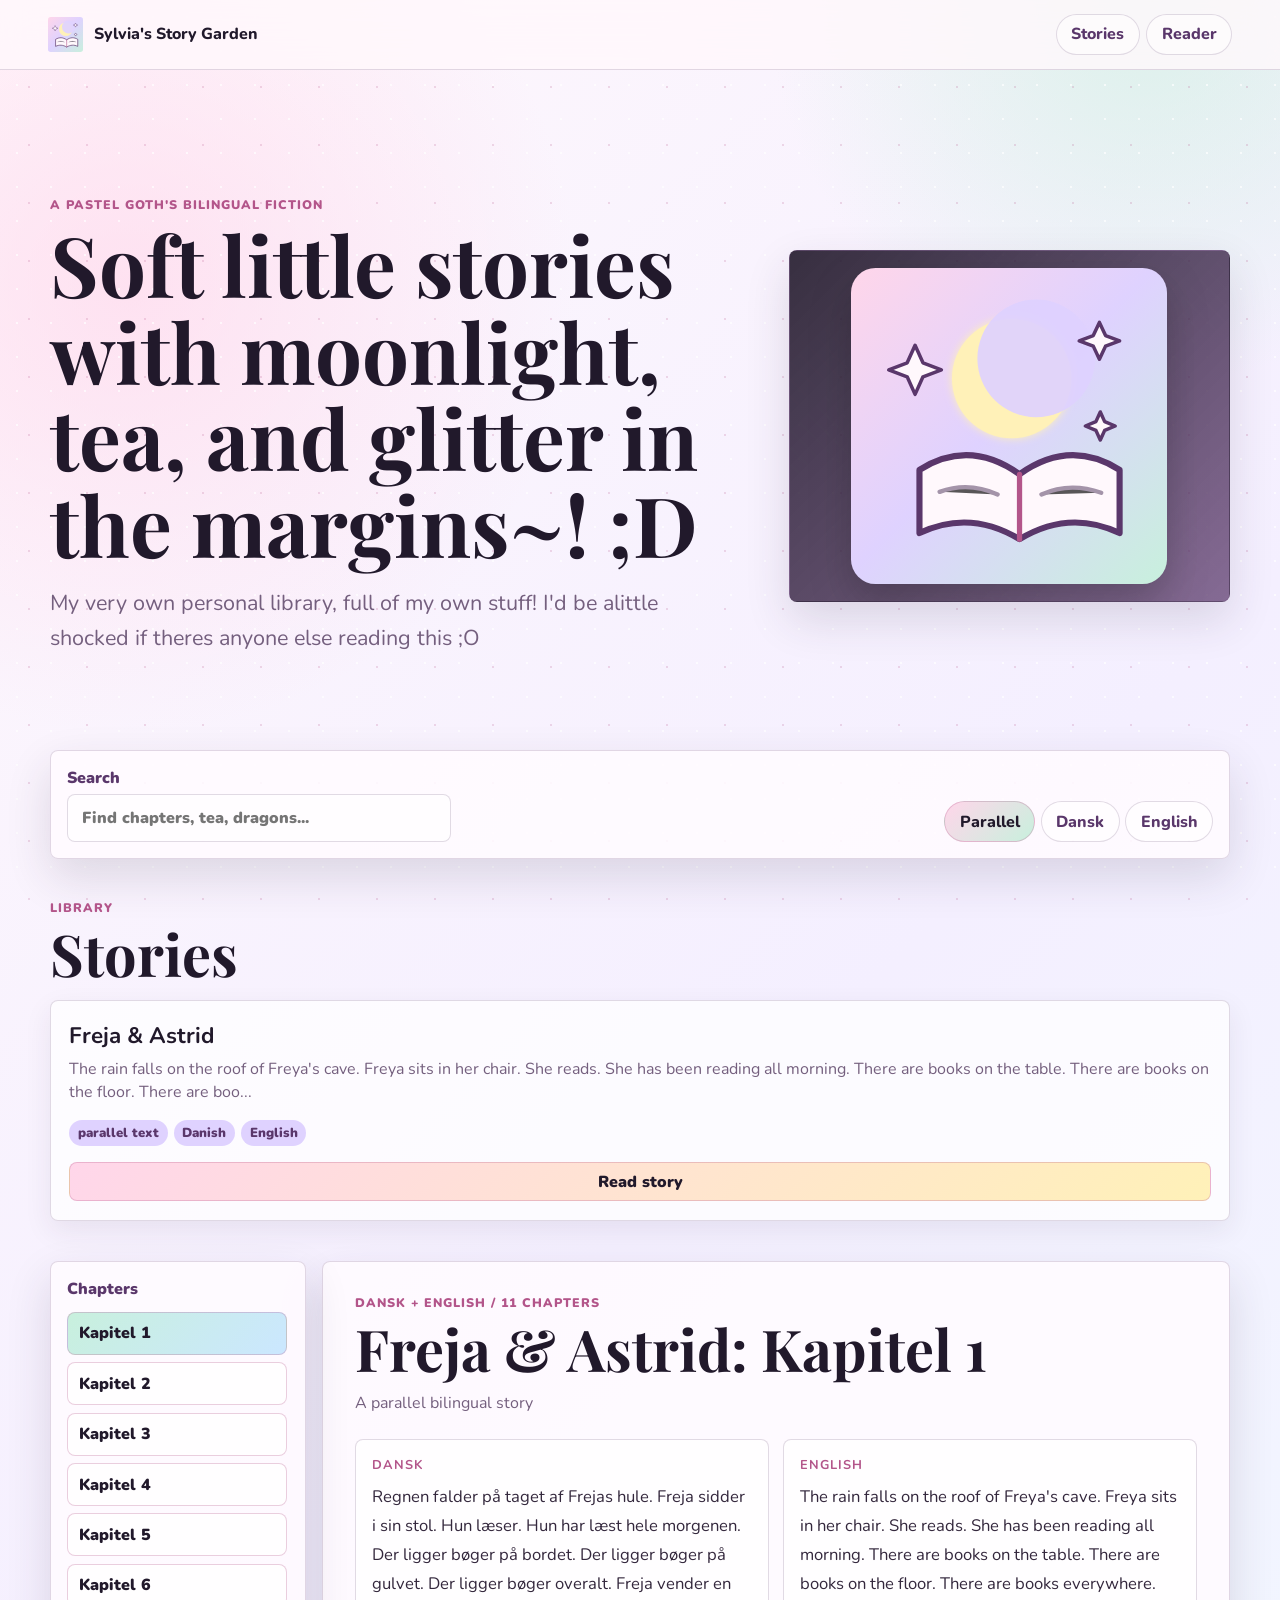
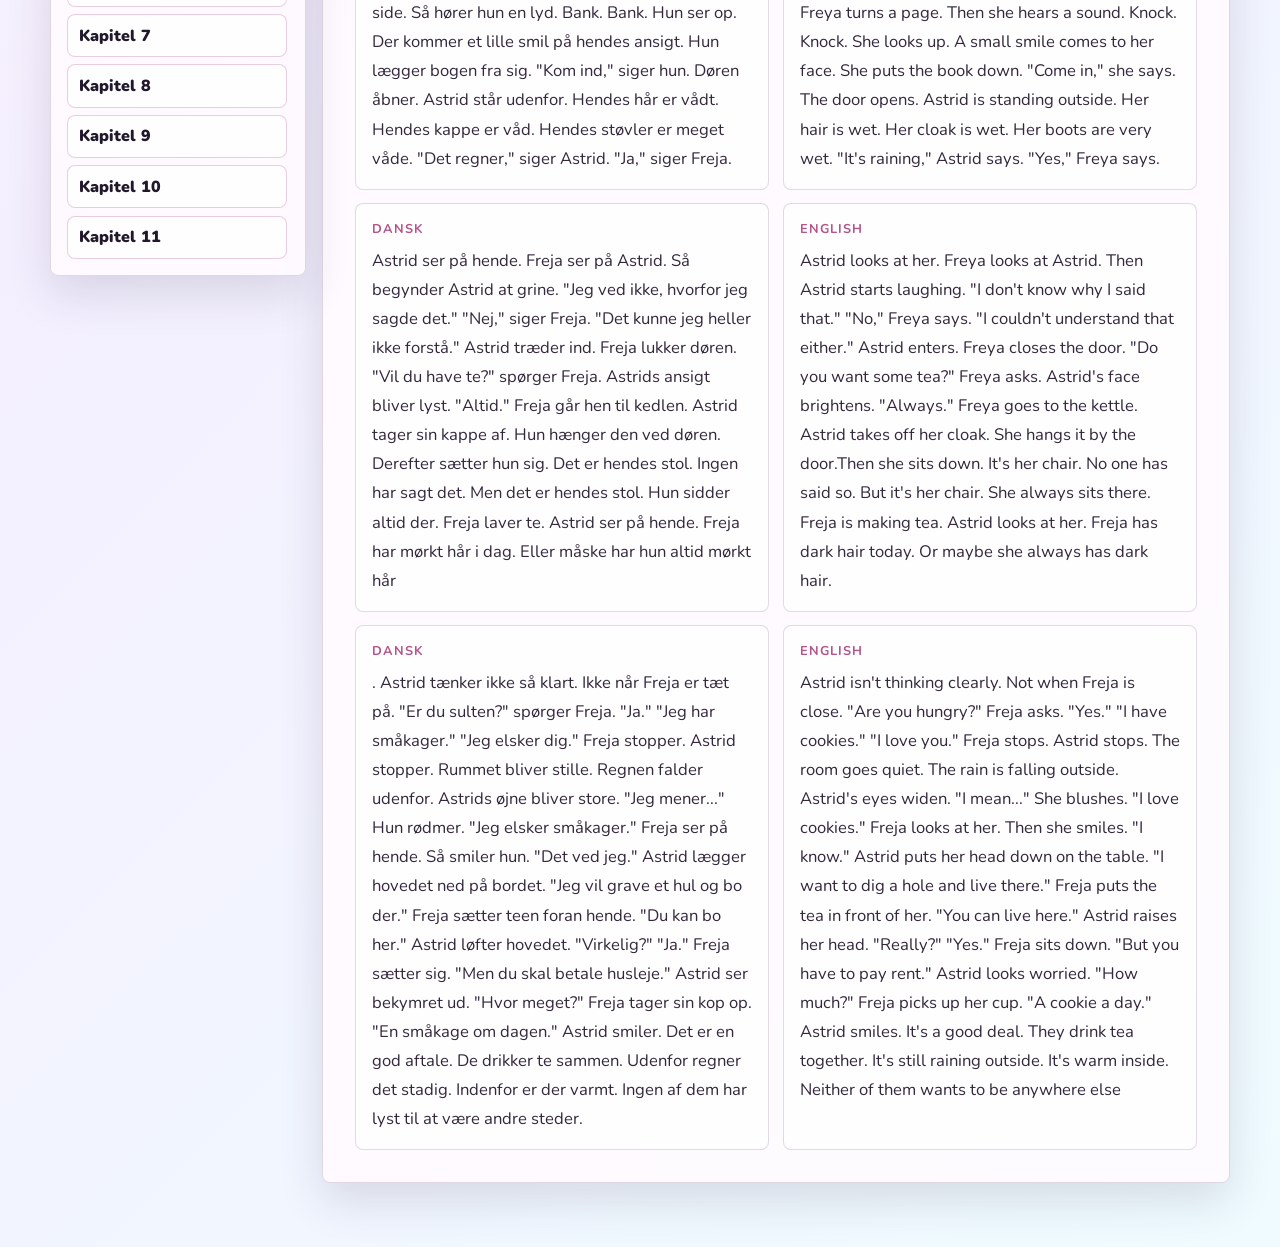
<file: index.html>
<!doctype html>
<html lang="en">
<head>
  <meta charset="utf-8">
  <meta name="viewport" content="width=device-width, initial-scale=1">
  <title>Sylvia's Story Garden</title>
  <link rel="icon" type="image/x-icon" href="/images/favicon.ico">
  <link rel="preconnect" href="https://fonts.googleapis.com">
  <link rel="preconnect" href="https://fonts.gstatic.com" crossorigin>
  <link href="https://fonts.googleapis.com/css2?family=Nunito:wght@400;600;700;800&family=Playfair+Display:wght@700&display=swap" rel="stylesheet">
  <link rel="stylesheet" href="styles.css?v=20260618">
</head>
<body>
  <div class="sparkle-field" aria-hidden="true"></div>
  <header class="site-header">
    <a class="brand" href="#top" aria-label="Sylvia's Story Garden home">
      <img src="assets/moon-book.svg" alt="" class="brand-mark">
      <span>Sylvia's Story Garden</span>
    </a>
    <nav class="top-nav" aria-label="Primary navigation">
      <a href="#library">Stories</a>
      <a href="#reader">Reader</a>
      
    </nav>
  </header>

  <main id="top">
    <section class="intro" aria-labelledby="intro-title">
      <div class="intro-copy">
        <p class="kicker">A pastel goth's bilingual fiction</p>
        <h1 id="intro-title">Soft little stories with moonlight, tea, and glitter in the margins~! ;D</h1>
        <p class="intro-text">My very own personal library, full of my own stuff! I'd be alittle shocked if theres anyone else reading this ;O </p>
      </div>
      <div class="intro-art" aria-hidden="true">
        <img src="assets/moon-book.svg" alt="">
      </div>
    </section>

    <section class="toolbar" aria-label="Story controls">
      <label class="search-box">
        <span>Search</span>
        <input id="storySearch" type="search" placeholder="Find chapters, tea, dragons...">
      </label>
      <div class="segmented" role="group" aria-label="Reader view">
        <button class="active" type="button" data-view="parallel">Parallel</button>
        <button type="button" data-view="left">Dansk</button>
        <button type="button" data-view="right">English</button>
      </div>
    </section>

    <section id="library" class="library-section" aria-labelledby="library-title">
      <div class="section-heading">
        <p class="kicker">library</p>
        <h2 id="library-title">Stories</h2>
      </div>
      <div id="storyList" class="story-list" aria-live="polite"></div>
    </section>

    <section id="reader" class="reader-section" aria-labelledby="readerTitle">
      <aside class="chapter-rail" aria-label="Chapters">
        <div class="rail-title">Chapters</div>
        <div id="chapterList" class="chapter-list"></div>
      </aside>
      <article class="reader" aria-live="polite">
        <div class="reader-head">
          <p id="readerMeta" class="kicker"></p>
          <h2 id="readerTitle">Choose a story</h2>
          <p id="readerSummary"></p>
        </div>
        <div id="passages" class="passages"></div>
      </article>
    </section>

    
  </main>

  <script src="stories-data.js?v=20260618-2"></script>
  <script src="app.js"></script>
</body>
</html>
</file>
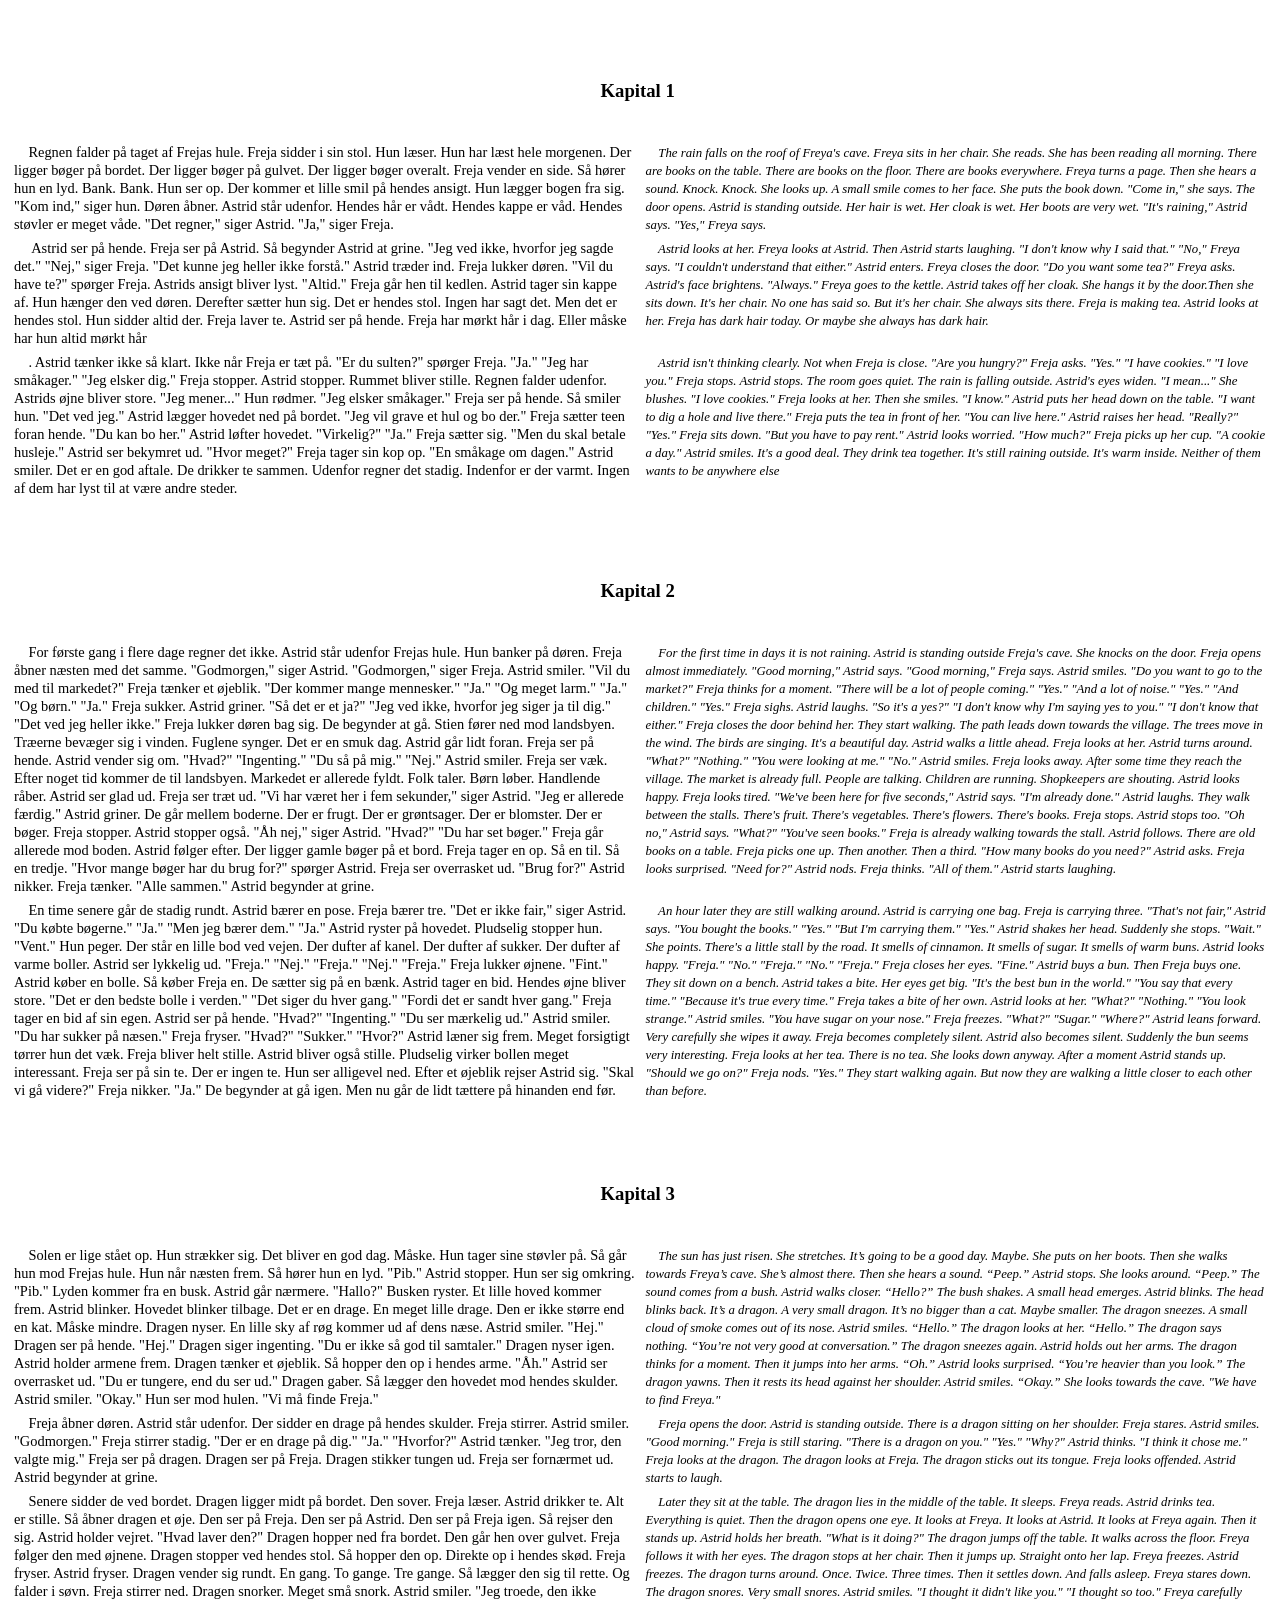
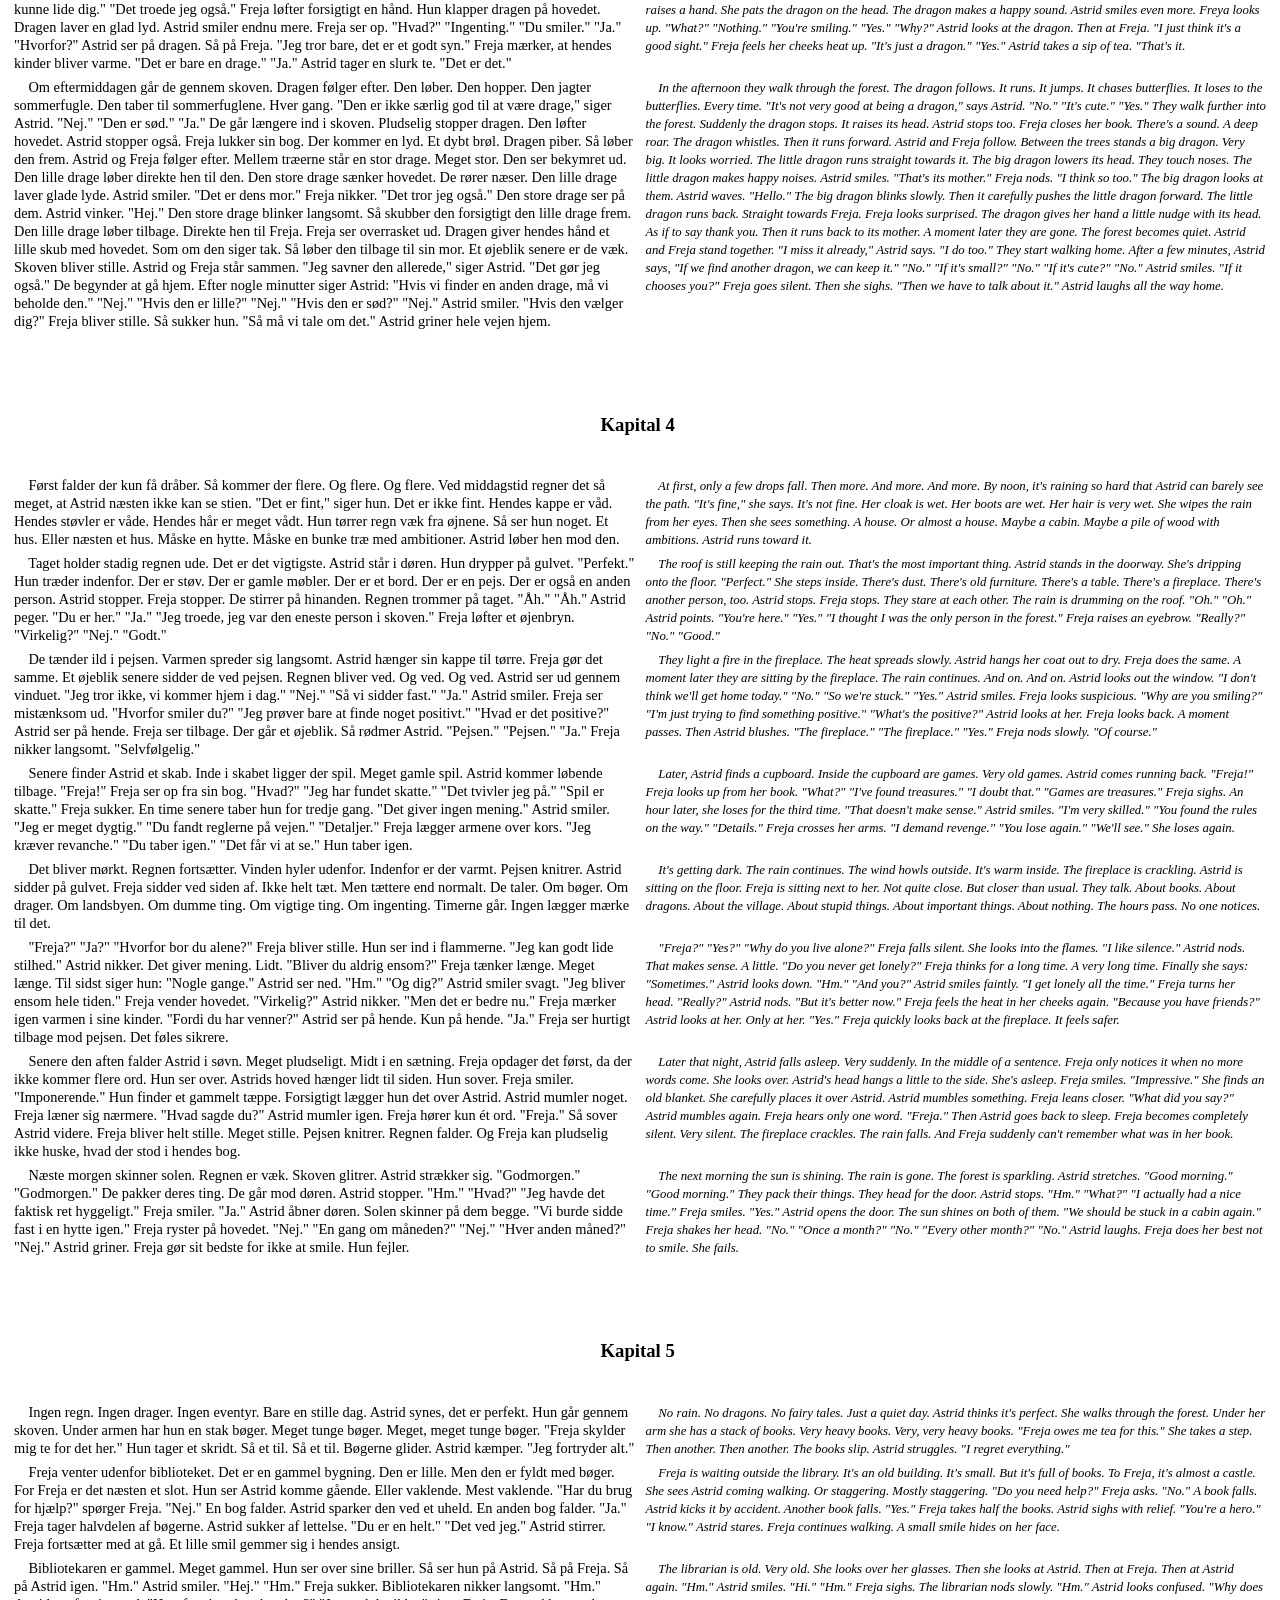
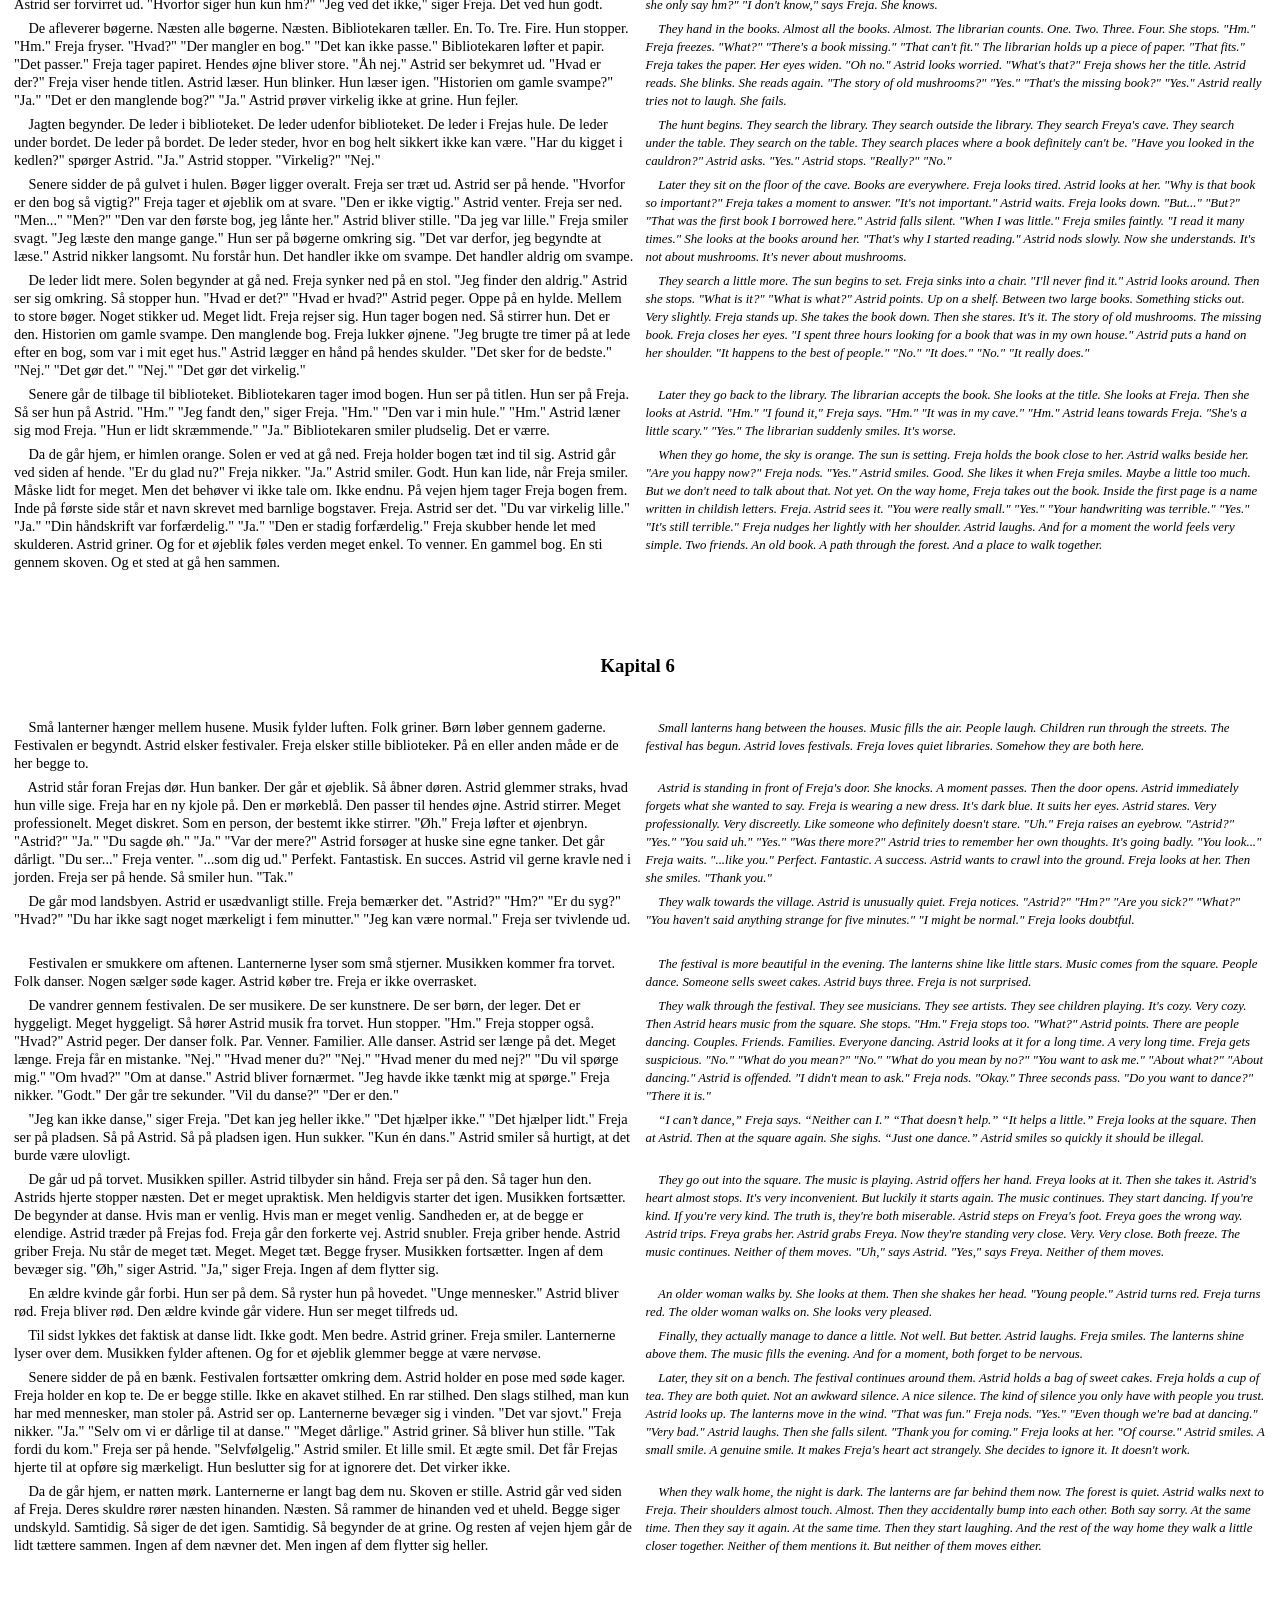
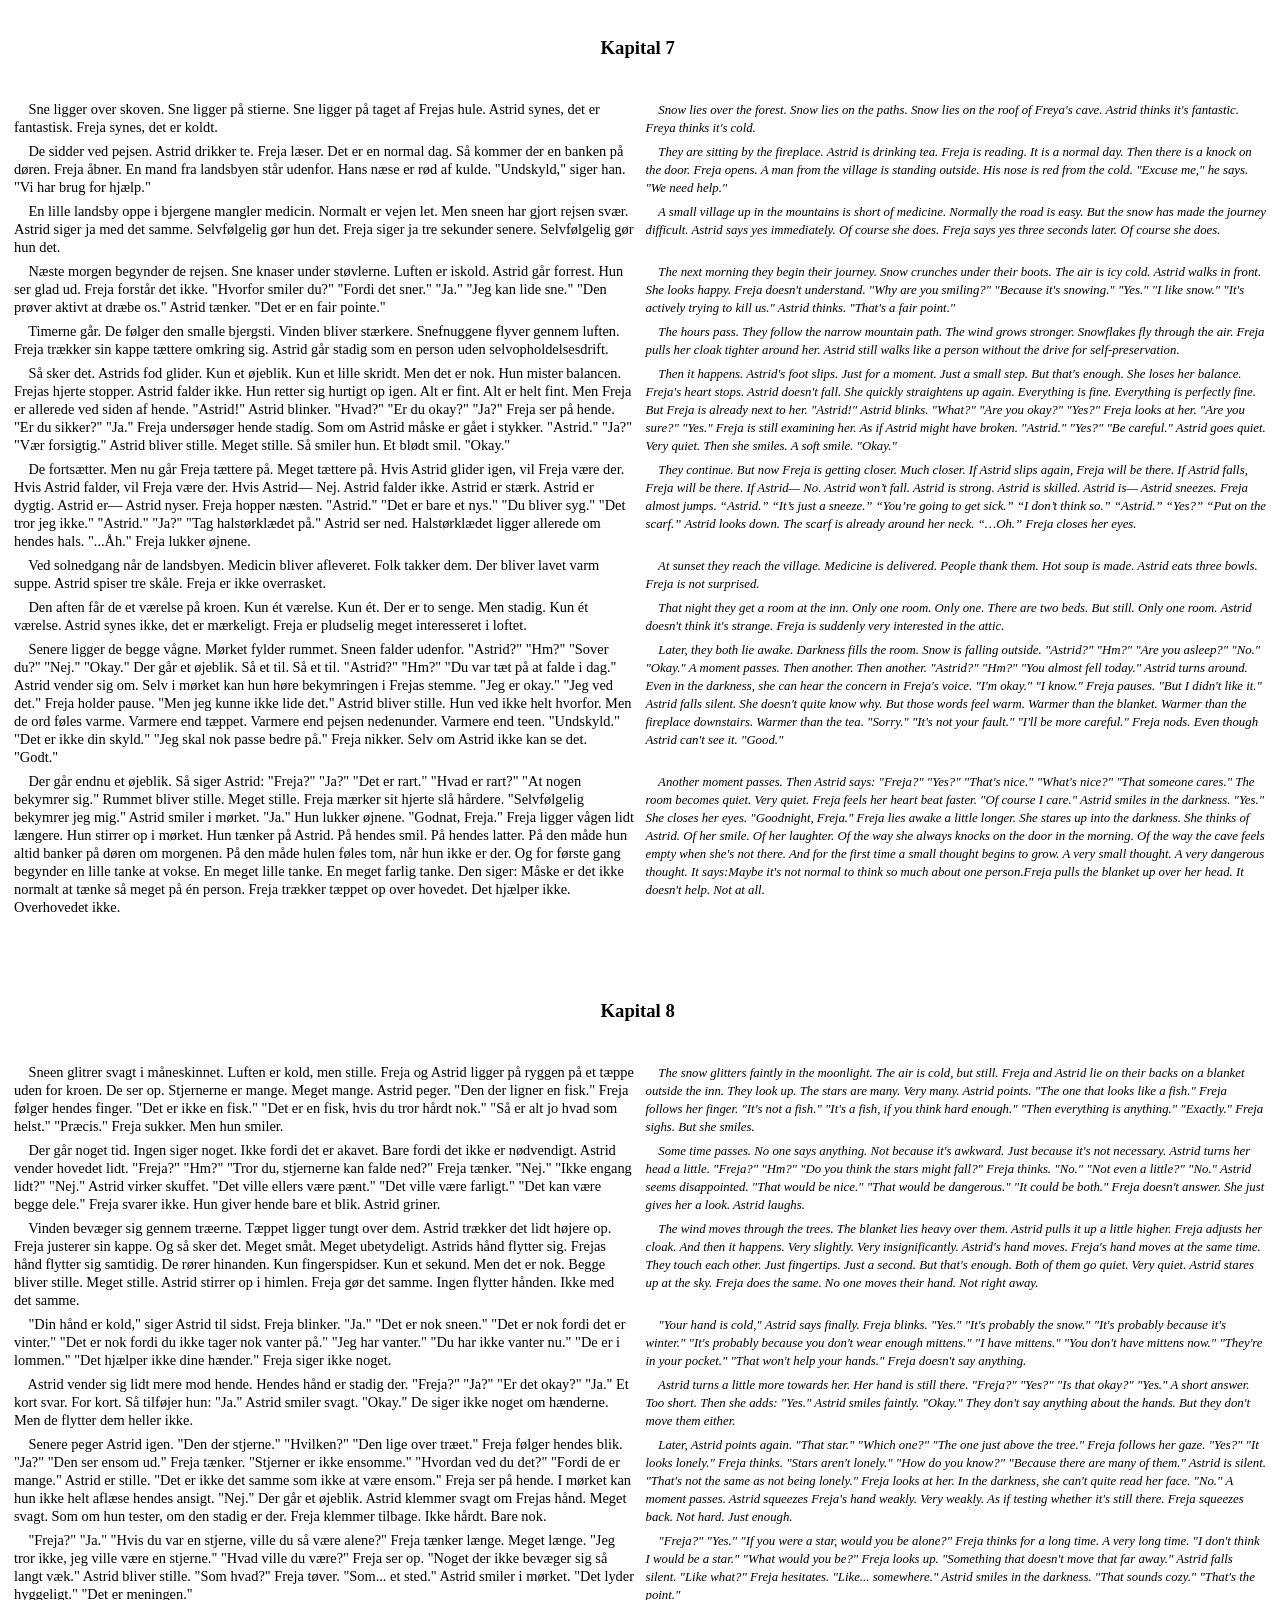
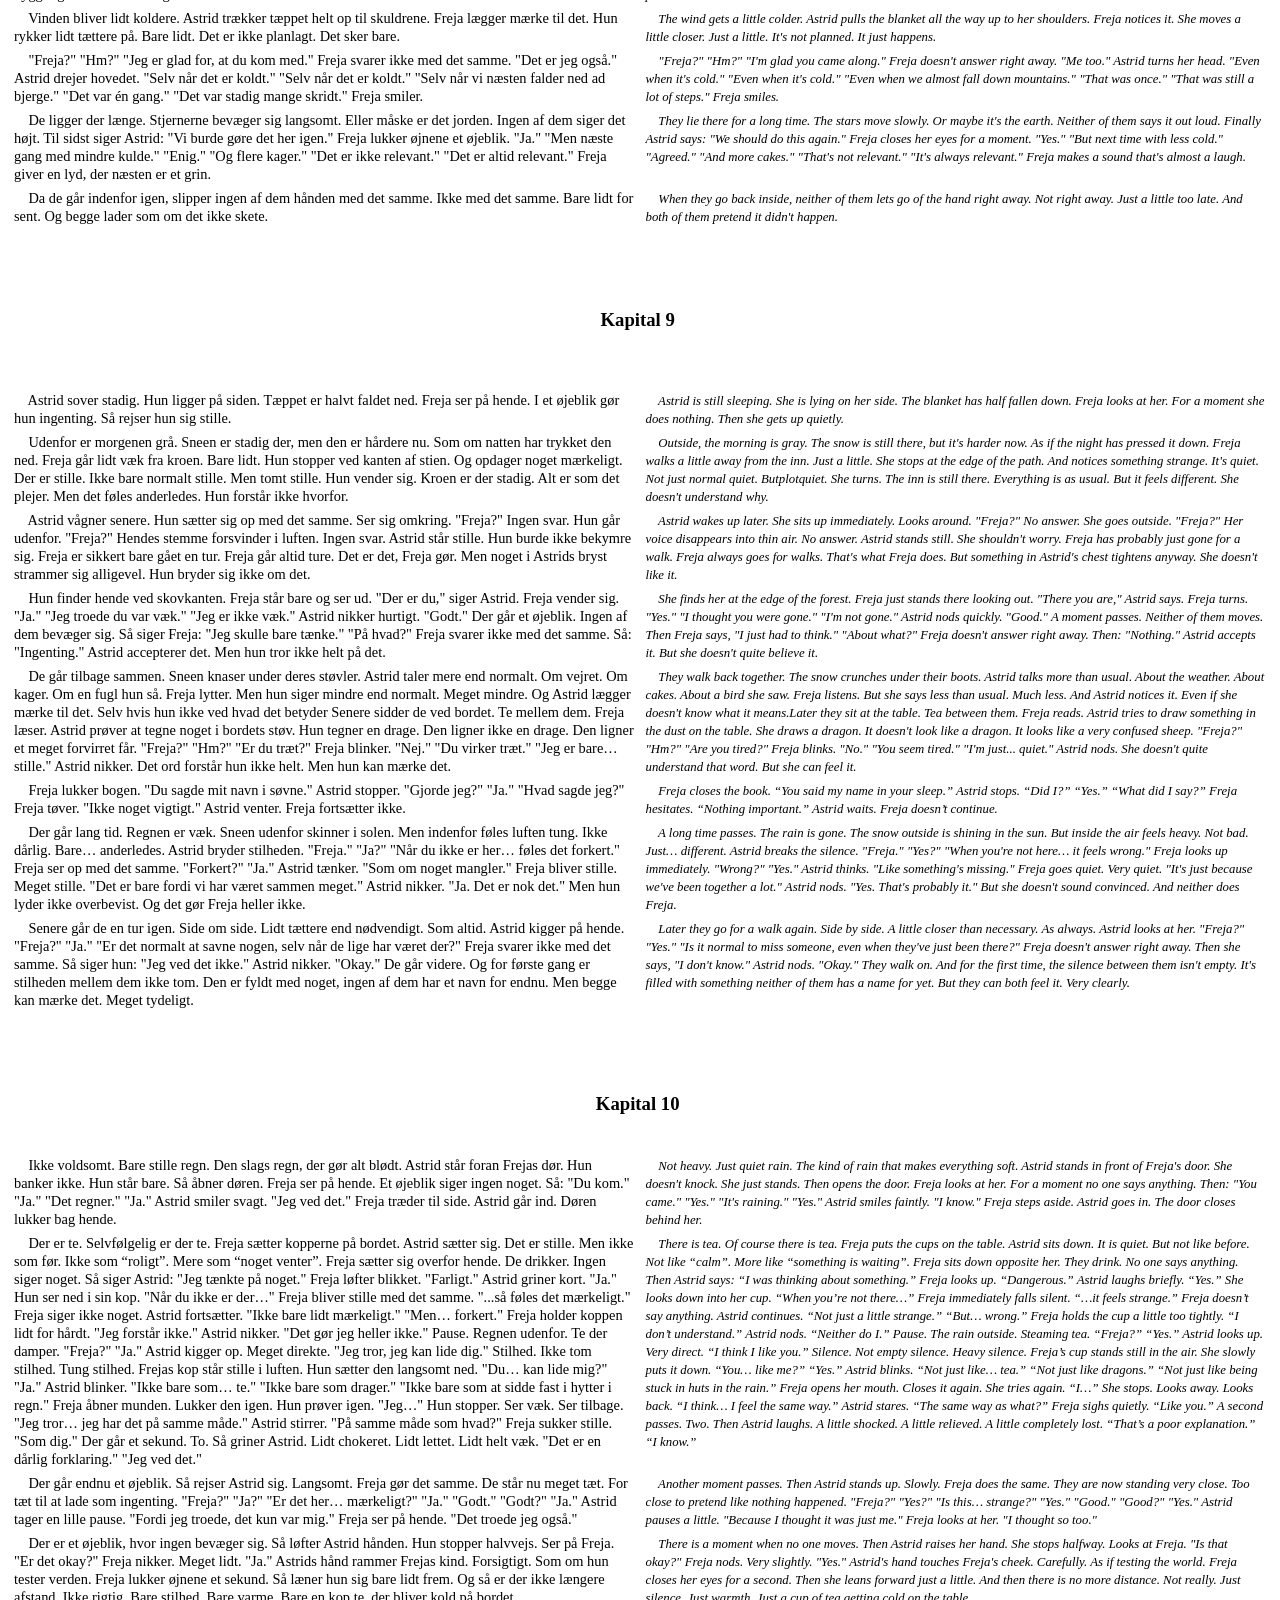
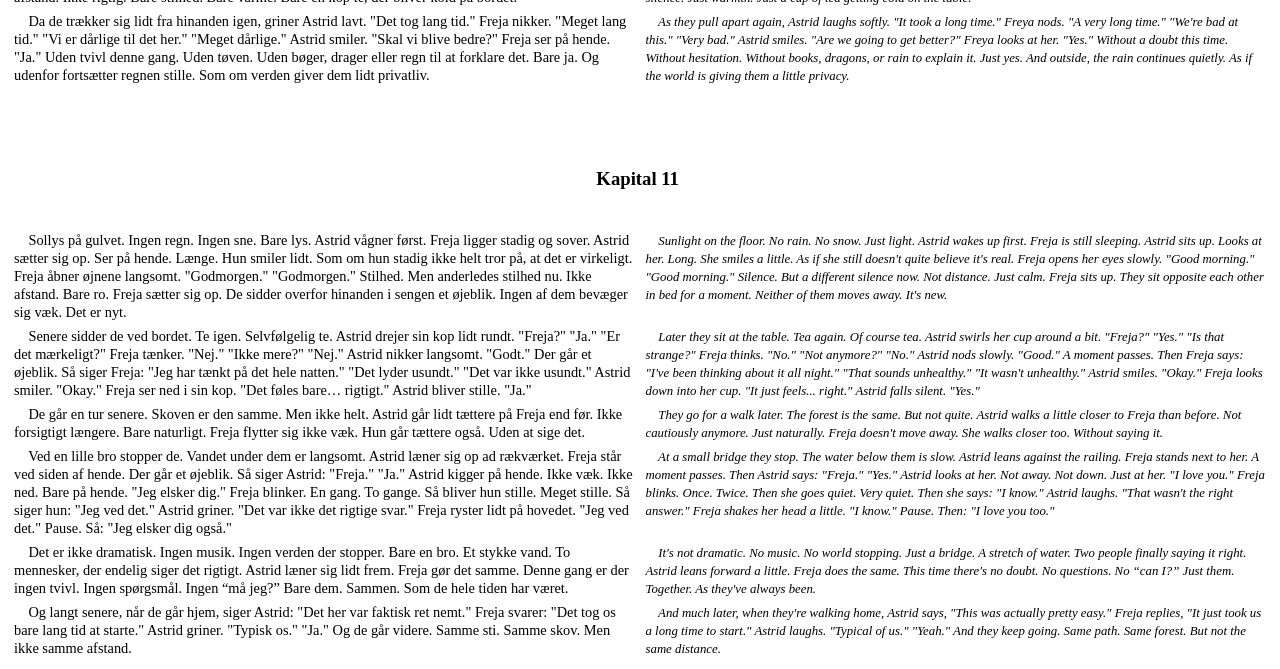
<file: story-imports/Freja & Astrid.htm>
<?xml version="1.0" encoding="utf-8" standalone="no"?>
<!DOCTYPE html PUBLIC "-//W3C//DTD XHTML 1.1//EN"
  "http://www.w3.org/TR/xhtml11/DTD/xhtml11.dtd">

<html xmlns="http://www.w3.org/1999/xhtml">
<head>
<meta charset="utf-8">
  <title> </title>
  <style type="text/css">
/*<![CDATA[*/

  <!--
.datagrid table { border-collapse: collapse; text-align: left; width: 100%; } 

.datagrid {font: normal ; background: transparent;
overflow: hidden; border: 1px solid #FFFFFF; -webkit-border-radius: 3px; -moz-
border-radius: 3px; border-radius: 3px; }

.datagrid table td, .datagrid table th { vertical-align: top; padding: 3px 5px;width:50% }

.datagrid table tbody td {background: #FFFFFF; border-left: 1px  
solid #FFFFFF; }

.datagrid table tbody .alt td 
{ background: #FFFFFF; color: #font color#; }

.datagrid table tbody td:first-child { border: none;}
  -->
  .style1 {color: #000000;font-weight: normal; font-style:normal; font-size:90%}
  .style2 {color: #000000;font-weight: normal; font-style:italic; font-size:80%}
  body {
  background-color: #FFFFFF;
  }
#container{ background-color:#FFFFFF;}
h1.sgc-1 {text-align: center;color: #000000 }
h3.sgc-1 {text-align: center;color: #000000 }
  div.sgc-1 {width: 100%;margin-left:auto;margin-right:auto}
  /*]]>*/
  </style>
</head>

<body>
<div id="container">
<h1 class="sgc-1"> &nbsp;</h1>
<h3 class="sgc-1">Kapital 1&nbsp;</h3>
<br />
<div style="width: 100%;margin-left:auto;margin-right:auto;"><div class="datagrid"><table><tbody>
<tr class="alt"><td><span class="style1">&nbsp;&nbsp;&nbsp;&nbsp;Regnen falder på taget af Frejas hule. Freja sidder i sin stol. Hun læser. Hun har læst hele morgenen. Der ligger bøger på bordet. Der ligger bøger på gulvet. Der ligger bøger overalt. Freja vender en side. Så hører hun en lyd. Bank. Bank. Hun ser op. Der kommer et lille smil på hendes ansigt. Hun lægger bogen fra sig. "Kom ind," siger hun. Døren åbner. Astrid står udenfor. Hendes hår er vådt. Hendes kappe er våd. Hendes støvler er meget våde. "Det regner," siger Astrid. "Ja," siger Freja. </span></td><td><span class="style2">&nbsp;&nbsp;&nbsp;&nbsp;The rain falls on the roof of Freya's cave. Freya sits in her chair. She reads. She has been reading all morning. There are books on the table. There are books on the floor. There are books everywhere. Freya turns a page. Then she hears a sound. Knock. Knock. She looks up. A small smile comes to her face. She puts the book down. "Come in," she says. The door opens. Astrid is standing outside. Her hair is wet. Her cloak is wet. Her boots are very wet. "It's raining," Astrid says. "Yes," Freya says. </span></td></tr>
<tr><td><span class="style1">&nbsp;&nbsp;&nbsp;&nbsp; Astrid ser på hende. Freja ser på Astrid. Så begynder Astrid at grine. "Jeg ved ikke, hvorfor jeg sagde det." "Nej," siger Freja. "Det kunne jeg heller ikke forstå." Astrid træder ind. Freja lukker døren. "Vil du have te?" spørger Freja. Astrids ansigt bliver lyst. "Altid." Freja går hen til kedlen. Astrid tager sin kappe af. Hun hænger den ved døren. Derefter sætter hun sig. Det er hendes stol. Ingen har sagt det. Men det er hendes stol. Hun sidder altid der. Freja laver te. Astrid ser på hende. Freja har mørkt hår i dag. Eller måske har hun altid mørkt hår </span></td><td><span class="style2">&nbsp;&nbsp;&nbsp;&nbsp;Astrid looks at her. Freya looks at Astrid. Then Astrid starts laughing. "I don't know why I said that." "No," Freya says. "I couldn't understand that either." Astrid enters. Freya closes the door. "Do you want some tea?" Freya asks. Astrid's face brightens. "Always." Freya goes to the kettle. Astrid takes off her cloak. She hangs it by the door.Then she sits down. It's her chair. No one has said so. But it's her chair. She always sits there. Freja is making tea. Astrid looks at her. Freja has dark hair today. Or maybe she always has dark hair. </span></td></tr>
<tr class="alt"><td><span class="style1">&nbsp;&nbsp;&nbsp;&nbsp;. Astrid tænker ikke så klart. Ikke når Freja er tæt på. "Er du sulten?" spørger Freja. "Ja." "Jeg har småkager." "Jeg elsker dig." Freja stopper. Astrid stopper. Rummet bliver stille. Regnen falder udenfor. Astrids øjne bliver store. "Jeg mener..." Hun rødmer. "Jeg elsker småkager." Freja ser på hende. Så smiler hun. "Det ved jeg." Astrid lægger hovedet ned på bordet. "Jeg vil grave et hul og bo der." Freja sætter teen foran hende. "Du kan bo her." Astrid løfter hovedet. "Virkelig?" "Ja." Freja sætter sig. "Men du skal betale husleje." Astrid ser bekymret ud. "Hvor meget?" Freja tager sin kop op. "En småkage om dagen." Astrid smiler. Det er en god aftale. De drikker te sammen. Udenfor regner det stadig. Indenfor er der varmt. Ingen af dem har lyst til at være andre steder.  </span></td><td><span class="style2">&nbsp;&nbsp;&nbsp;&nbsp;Astrid isn't thinking clearly. Not when Freja is close. "Are you hungry?" Freja asks. "Yes." "I have cookies." "I love you." Freja stops. Astrid stops. The room goes quiet. The rain is falling outside. Astrid's eyes widen. "I mean..." She blushes. "I love cookies." Freja looks at her. Then she smiles. "I know." Astrid puts her head down on the table. "I want to dig a hole and live there." Freja puts the tea in front of her. "You can live here." Astrid raises her head. "Really?" "Yes." Freja sits down. "But you have to pay rent." Astrid looks worried. "How much?" Freja picks up her cup. "A cookie a day." Astrid smiles. It's a good deal. They drink tea together. It's still raining outside. It's warm inside. Neither of them wants to be anywhere else </span></td></tr>
</tbody></table></div></div></div>
<div id="container">
<h1 class="sgc-1"> &nbsp;</h1>
<h3 class="sgc-1">Kapital 2&nbsp;</h3>
<br />
<div style="width: 100%;margin-left:auto;margin-right:auto;"><div class="datagrid"><table><tbody>
<tr class="alt"><td><span class="style1">&nbsp;&nbsp;&nbsp;&nbsp;For første gang i flere dage regner det ikke. Astrid står udenfor Frejas hule. Hun banker på døren. Freja åbner næsten med det samme. "Godmorgen," siger Astrid. "Godmorgen," siger Freja. Astrid smiler. "Vil du med til markedet?" Freja tænker et øjeblik. "Der kommer mange mennesker." "Ja." "Og meget larm." "Ja." "Og børn." "Ja." Freja sukker. Astrid griner. "Så det er et ja?" "Jeg ved ikke, hvorfor jeg siger ja til dig." "Det ved jeg heller ikke." Freja lukker døren bag sig. De begynder at gå. Stien fører ned mod landsbyen. Træerne bevæger sig i vinden. Fuglene synger. Det er en smuk dag. Astrid går lidt foran. Freja ser på hende. Astrid vender sig om. "Hvad?" "Ingenting." "Du så på mig." "Nej." Astrid smiler. Freja ser væk. Efter noget tid kommer de til landsbyen. Markedet er allerede fyldt. Folk taler. Børn løber. Handlende råber. Astrid ser glad ud. Freja ser træt ud. "Vi har været her i fem sekunder," siger Astrid. "Jeg er allerede færdig." Astrid griner. De går mellem boderne. Der er frugt. Der er grøntsager. Der er blomster. Der er bøger. Freja stopper. Astrid stopper også. "Åh nej," siger Astrid. "Hvad?" "Du har set bøger." Freja går allerede mod boden. Astrid følger efter. Der ligger gamle bøger på et bord. Freja tager en op. Så en til. Så en tredje. "Hvor mange bøger har du brug for?" spørger Astrid. Freja ser overrasket ud. "Brug for?" Astrid nikker. Freja tænker. "Alle sammen." Astrid begynder at grine. </span></td><td><span class="style2">&nbsp;&nbsp;&nbsp;&nbsp;For the first time in days it is not raining. Astrid is standing outside Freja's cave. She knocks on the door. Freja opens almost immediately. "Good morning," Astrid says. "Good morning," Freja says. Astrid smiles. "Do you want to go to the market?" Freja thinks for a moment. "There will be a lot of people coming." "Yes." "And a lot of noise." "Yes." "And children." "Yes." Freja sighs. Astrid laughs. "So it's a yes?" "I don't know why I'm saying yes to you." "I don't know that either." Freja closes the door behind her. They start walking. The path leads down towards the village. The trees move in the wind. The birds are singing. It's a beautiful day. Astrid walks a little ahead. Freja looks at her. Astrid turns around. "What?" "Nothing." "You were looking at me." "No." Astrid smiles. Freja looks away. After some time they reach the village. The market is already full. People are talking. Children are running. Shopkeepers are shouting. Astrid looks happy. Freja looks tired. "We've been here for five seconds," Astrid says. "I'm already done." Astrid laughs. They walk between the stalls. There's fruit. There's vegetables. There's flowers. There's books. Freja stops. Astrid stops too. "Oh no," Astrid says. "What?" "You've seen books." Freja is already walking towards the stall. Astrid follows. There are old books on a table. Freja picks one up. Then another. Then a third. "How many books do you need?" Astrid asks. Freja looks surprised. "Need for?" Astrid nods. Freja thinks. "All of them." Astrid starts laughing. </span></td></tr>
<tr><td><span class="style1">&nbsp;&nbsp;&nbsp;&nbsp;En time senere går de stadig rundt. Astrid bærer en pose. Freja bærer tre. "Det er ikke fair," siger Astrid. "Du købte bøgerne." "Ja." "Men jeg bærer dem." "Ja." Astrid ryster på hovedet. Pludselig stopper hun. "Vent." Hun peger. Der står en lille bod ved vejen. Der dufter af kanel. Der dufter af sukker. Der dufter af varme boller. Astrid ser lykkelig ud. "Freja." "Nej." "Freja." "Nej." "Freja." Freja lukker øjnene. "Fint." Astrid køber en bolle. Så køber Freja en. De sætter sig på en bænk. Astrid tager en bid. Hendes øjne bliver store. "Det er den bedste bolle i verden." "Det siger du hver gang." "Fordi det er sandt hver gang." Freja tager en bid af sin egen. Astrid ser på hende. "Hvad?" "Ingenting." "Du ser mærkelig ud." Astrid smiler. "Du har sukker på næsen." Freja fryser. "Hvad?" "Sukker." "Hvor?" Astrid læner sig frem. Meget forsigtigt tørrer hun det væk. Freja bliver helt stille. Astrid bliver også stille. Pludselig virker bollen meget interessant. Freja ser på sin te. Der er ingen te. Hun ser alligevel ned. Efter et øjeblik rejser Astrid sig. "Skal vi gå videre?" Freja nikker. "Ja." De begynder at gå igen. Men nu går de lidt tættere på hinanden end før. </span></td><td><span class="style2">&nbsp;&nbsp;&nbsp;&nbsp;An hour later they are still walking around. Astrid is carrying one bag. Freja is carrying three. "That's not fair," Astrid says. "You bought the books." "Yes." "But I'm carrying them." "Yes." Astrid shakes her head. Suddenly she stops. "Wait." She points. There's a little stall by the road. It smells of cinnamon. It smells of sugar. It smells of warm buns. Astrid looks happy. "Freja." "No." "Freja." "No." "Freja." Freja closes her eyes. "Fine." Astrid buys a bun. Then Freja buys one. They sit down on a bench. Astrid takes a bite. Her eyes get big. "It's the best bun in the world." "You say that every time." "Because it's true every time." Freja takes a bite of her own. Astrid looks at her. "What?" "Nothing." "You look strange." Astrid smiles. "You have sugar on your nose." Freja freezes. "What?" "Sugar." "Where?" Astrid leans forward. Very carefully she wipes it away. Freja becomes completely silent. Astrid also becomes silent. Suddenly the bun seems very interesting. Freja looks at her tea. There is no tea. She looks down anyway. After a moment Astrid stands up. "Should we go on?" Freja nods. "Yes." They start walking again. But now they are walking a little closer to each other than before. </span></td></tr>
</tbody></table></div></div></div>
<div id="container">
<h1 class="sgc-1"> &nbsp;</h1>
<h3 class="sgc-1">Kapital 3&nbsp;</h3>
<br />
<div style="width: 100%;margin-left:auto;margin-right:auto;"><div class="datagrid"><table><tbody>
<tr class="alt"><td><span class="style1">&nbsp;&nbsp;&nbsp;&nbsp;Solen er lige stået op. Hun strækker sig. Det bliver en god dag. Måske. Hun tager sine støvler på. Så går hun mod Frejas hule. Hun når næsten frem. Så hører hun en lyd. "Pib." Astrid stopper. Hun ser sig omkring. "Pib." Lyden kommer fra en busk. Astrid går nærmere. "Hallo?" Busken ryster. Et lille hoved kommer frem. Astrid blinker. Hovedet blinker tilbage. Det er en drage. En meget lille drage. Den er ikke større end en kat. Måske mindre. Dragen nyser. En lille sky af røg kommer ud af dens næse. Astrid smiler. "Hej." Dragen ser på hende. "Hej." Dragen siger ingenting. "Du er ikke så god til samtaler." Dragen nyser igen. Astrid holder armene frem. Dragen tænker et øjeblik. Så hopper den op i hendes arme. "Åh." Astrid ser overrasket ud. "Du er tungere, end du ser ud." Dragen gaber. Så lægger den hovedet mod hendes skulder. Astrid smiler. "Okay." Hun ser mod hulen. "Vi må finde Freja." </span></td><td><span class="style2">&nbsp;&nbsp;&nbsp;&nbsp;The sun has just risen. She stretches. It’s going to be a good day. Maybe. She puts on her boots. Then she walks towards Freya’s cave. She’s almost there. Then she hears a sound. “Peep.” Astrid stops. She looks around. “Peep.” The sound comes from a bush. Astrid walks closer. “Hello?” The bush shakes. A small head emerges. Astrid blinks. The head blinks back. It’s a dragon. A very small dragon. It’s no bigger than a cat. Maybe smaller. The dragon sneezes. A small cloud of smoke comes out of its nose. Astrid smiles. “Hello.” The dragon looks at her. “Hello.” The dragon says nothing. “You’re not very good at conversation.” The dragon sneezes again. Astrid holds out her arms. The dragon thinks for a moment. Then it jumps into her arms. “Oh.” Astrid looks surprised. “You’re heavier than you look.” The dragon yawns. Then it rests its head against her shoulder. Astrid smiles. “Okay.” She looks towards the cave. "We have to find Freya." </span></td></tr>
<tr><td><span class="style1">&nbsp;&nbsp;&nbsp;&nbsp;Freja åbner døren. Astrid står udenfor. Der sidder en drage på hendes skulder. Freja stirrer. Astrid smiler. "Godmorgen." Freja stirrer stadig. "Der er en drage på dig." "Ja." "Hvorfor?" Astrid tænker. "Jeg tror, den valgte mig." Freja ser på dragen. Dragen ser på Freja. Dragen stikker tungen ud. Freja ser fornærmet ud. Astrid begynder at grine. </span></td><td><span class="style2">&nbsp;&nbsp;&nbsp;&nbsp;Freja opens the door. Astrid is standing outside. There is a dragon sitting on her shoulder. Freja stares. Astrid smiles. "Good morning." Freja is still staring. "There is a dragon on you." "Yes." "Why?" Astrid thinks. "I think it chose me." Freja looks at the dragon. The dragon looks at Freja. The dragon sticks out its tongue. Freja looks offended. Astrid starts to laugh. </span></td></tr>
<tr class="alt"><td><span class="style1">&nbsp;&nbsp;&nbsp;&nbsp;Senere sidder de ved bordet. Dragen ligger midt på bordet. Den sover. Freja læser. Astrid drikker te. Alt er stille. Så åbner dragen et øje. Den ser på Freja. Den ser på Astrid. Den ser på Freja igen. Så rejser den sig. Astrid holder vejret. "Hvad laver den?" Dragen hopper ned fra bordet. Den går hen over gulvet. Freja følger den med øjnene. Dragen stopper ved hendes stol. Så hopper den op. Direkte op i hendes skød. Freja fryser. Astrid fryser. Dragen vender sig rundt. En gang. To gange. Tre gange. Så lægger den sig til rette. Og falder i søvn. Freja stirrer ned. Dragen snorker. Meget små snork. Astrid smiler. "Jeg troede, den ikke kunne lide dig." "Det troede jeg også." Freja løfter forsigtigt en hånd. Hun klapper dragen på hovedet. Dragen laver en glad lyd. Astrid smiler endnu mere. Freja ser op. "Hvad?" "Ingenting." "Du smiler." "Ja." "Hvorfor?" Astrid ser på dragen. Så på Freja. "Jeg tror bare, det er et godt syn." Freja mærker, at hendes kinder bliver varme. "Det er bare en drage." "Ja." Astrid tager en slurk te. "Det er det." </span></td><td><span class="style2">&nbsp;&nbsp;&nbsp;&nbsp;Later they sit at the table. The dragon lies in the middle of the table. It sleeps. Freya reads. Astrid drinks tea. Everything is quiet. Then the dragon opens one eye. It looks at Freya. It looks at Astrid. It looks at Freya again. Then it stands up. Astrid holds her breath. "What is it doing?" The dragon jumps off the table. It walks across the floor. Freya follows it with her eyes. The dragon stops at her chair. Then it jumps up. Straight onto her lap. Freya freezes. Astrid freezes. The dragon turns around. Once. Twice. Three times. Then it settles down. And falls asleep. Freya stares down. The dragon snores. Very small snores. Astrid smiles. "I thought it didn't like you." "I thought so too." Freya carefully raises a hand. She pats the dragon on the head. The dragon makes a happy sound. Astrid smiles even more. Freya looks up. "What?" "Nothing." "You're smiling." "Yes." "Why?" Astrid looks at the dragon. Then at Freja. "I just think it's a good sight." Freja feels her cheeks heat up. "It's just a dragon." "Yes." Astrid takes a sip of tea. "That's it. </span></td></tr>
<tr><td><span class="style1">&nbsp;&nbsp;&nbsp;&nbsp;Om eftermiddagen går de gennem skoven. Dragen følger efter. Den løber. Den hopper. Den jagter sommerfugle. Den taber til sommerfuglene. Hver gang. "Den er ikke særlig god til at være drage," siger Astrid. "Nej." "Den er sød." "Ja." De går længere ind i skoven. Pludselig stopper dragen. Den løfter hovedet. Astrid stopper også. Freja lukker sin bog. Der kommer en lyd. Et dybt brøl. Dragen piber. Så løber den frem. Astrid og Freja følger efter. Mellem træerne står en stor drage. Meget stor. Den ser bekymret ud. Den lille drage løber direkte hen til den. Den store drage sænker hovedet. De rører næser. Den lille drage laver glade lyde. Astrid smiler. "Det er dens mor." Freja nikker. "Det tror jeg også." Den store drage ser på dem. Astrid vinker. "Hej." Den store drage blinker langsomt. Så skubber den forsigtigt den lille drage frem. Den lille drage løber tilbage. Direkte hen til Freja. Freja ser overrasket ud. Dragen giver hendes hånd et lille skub med hovedet. Som om den siger tak. Så løber den tilbage til sin mor. Et øjeblik senere er de væk. Skoven bliver stille. Astrid og Freja står sammen. "Jeg savner den allerede," siger Astrid. "Det gør jeg også." De begynder at gå hjem. Efter nogle minutter siger Astrid: "Hvis vi finder en anden drage, må vi beholde den." "Nej." "Hvis den er lille?" "Nej." "Hvis den er sød?" "Nej." Astrid smiler. "Hvis den vælger dig?" Freja bliver stille. Så sukker hun. "Så må vi tale om det." Astrid griner hele vejen hjem. </span></td><td><span class="style2">&nbsp;&nbsp;&nbsp;&nbsp;In the afternoon they walk through the forest. The dragon follows. It runs. It jumps. It chases butterflies. It loses to the butterflies. Every time. "It's not very good at being a dragon," says Astrid. "No." "It's cute." "Yes." They walk further into the forest. Suddenly the dragon stops. It raises its head. Astrid stops too. Freja closes her book. There's a sound. A deep roar. The dragon whistles. Then it runs forward. Astrid and Freja follow. Between the trees stands a big dragon. Very big. It looks worried. The little dragon runs straight towards it. The big dragon lowers its head. They touch noses. The little dragon makes happy noises. Astrid smiles. "That's its mother." Freja nods. "I think so too." The big dragon looks at them. Astrid waves. "Hello." The big dragon blinks slowly. Then it carefully pushes the little dragon forward. The little dragon runs back. Straight towards Freja. Freja looks surprised. The dragon gives her hand a little nudge with its head. As if to say thank you. Then it runs back to its mother. A moment later they are gone. The forest becomes quiet. Astrid and Freja stand together. "I miss it already," Astrid says. "I do too." They start walking home. After a few minutes, Astrid says, "If we find another dragon, we can keep it." "No." "If it's small?" "No." "If it's cute?" "No." Astrid smiles. "If it chooses you?" Freja goes silent. Then she sighs. "Then we have to talk about it." Astrid laughs all the way home. </span></td></tr>
</tbody></table></div></div></div>
<div id="container">
<h1 class="sgc-1"> &nbsp;</h1>
<h3 class="sgc-1">Kapital 4&nbsp;</h3>
<br />
<div style="width: 100%;margin-left:auto;margin-right:auto;"><div class="datagrid"><table><tbody>
<tr class="alt"><td><span class="style1">&nbsp;&nbsp;&nbsp;&nbsp;Først falder der kun få dråber. Så kommer der flere. Og flere. Og flere. Ved middagstid regner det så meget, at Astrid næsten ikke kan se stien. "Det er fint," siger hun. Det er ikke fint. Hendes kappe er våd. Hendes støvler er våde. Hendes hår er meget vådt. Hun tørrer regn væk fra øjnene. Så ser hun noget. Et hus. Eller næsten et hus. Måske en hytte. Måske en bunke træ med ambitioner. Astrid løber hen mod den. </span></td><td><span class="style2">&nbsp;&nbsp;&nbsp;&nbsp;At first, only a few drops fall. Then more. And more. And more. By noon, it's raining so hard that Astrid can barely see the path. "It's fine," she says. It's not fine. Her cloak is wet. Her boots are wet. Her hair is very wet. She wipes the rain from her eyes. Then she sees something. A house. Or almost a house. Maybe a cabin. Maybe a pile of wood with ambitions. Astrid runs toward it. </span></td></tr>
<tr><td><span class="style1">&nbsp;&nbsp;&nbsp;&nbsp;Taget holder stadig regnen ude. Det er det vigtigste. Astrid står i døren. Hun drypper på gulvet. "Perfekt." Hun træder indenfor. Der er støv. Der er gamle møbler. Der er et bord. Der er en pejs. Der er også en anden person. Astrid stopper. Freja stopper. De stirrer på hinanden. Regnen trommer på taget. "Åh." "Åh." Astrid peger. "Du er her." "Ja." "Jeg troede, jeg var den eneste person i skoven." Freja løfter et øjenbryn. "Virkelig?" "Nej." "Godt." </span></td><td><span class="style2">&nbsp;&nbsp;&nbsp;&nbsp;The roof is still keeping the rain out. That's the most important thing. Astrid stands in the doorway. She's dripping onto the floor. "Perfect." She steps inside. There's dust. There's old furniture. There's a table. There's a fireplace. There's another person, too. Astrid stops. Freja stops. They stare at each other. The rain is drumming on the roof. "Oh." "Oh." Astrid points. "You're here." "Yes." "I thought I was the only person in the forest." Freja raises an eyebrow. "Really?" "No." "Good." </span></td></tr>
<tr class="alt"><td><span class="style1">&nbsp;&nbsp;&nbsp;&nbsp;De tænder ild i pejsen. Varmen spreder sig langsomt. Astrid hænger sin kappe til tørre. Freja gør det samme. Et øjeblik senere sidder de ved pejsen. Regnen bliver ved. Og ved. Og ved. Astrid ser ud gennem vinduet. "Jeg tror ikke, vi kommer hjem i dag." "Nej." "Så vi sidder fast." "Ja." Astrid smiler. Freja ser mistænksom ud. "Hvorfor smiler du?" "Jeg prøver bare at finde noget positivt." "Hvad er det positive?" Astrid ser på hende. Freja ser tilbage. Der går et øjeblik. Så rødmer Astrid. "Pejsen." "Pejsen." "Ja." Freja nikker langsomt. "Selvfølgelig." </span></td><td><span class="style2">&nbsp;&nbsp;&nbsp;&nbsp;They light a fire in the fireplace. The heat spreads slowly. Astrid hangs her coat out to dry. Freja does the same. A moment later they are sitting by the fireplace. The rain continues. And on. And on. Astrid looks out the window. "I don't think we'll get home today." "No." "So we're stuck." "Yes." Astrid smiles. Freja looks suspicious. "Why are you smiling?" "I'm just trying to find something positive." "What's the positive?" Astrid looks at her. Freja looks back. A moment passes. Then Astrid blushes. "The fireplace." "The fireplace." "Yes." Freja nods slowly. "Of course." </span></td></tr>
<tr><td><span class="style1">&nbsp;&nbsp;&nbsp;&nbsp;Senere finder Astrid et skab. Inde i skabet ligger der spil. Meget gamle spil. Astrid kommer løbende tilbage. "Freja!" Freja ser op fra sin bog. "Hvad?" "Jeg har fundet skatte." "Det tvivler jeg på." "Spil er skatte." Freja sukker. En time senere taber hun for tredje gang. "Det giver ingen mening." Astrid smiler. "Jeg er meget dygtig." "Du fandt reglerne på vejen." "Detaljer." Freja lægger armene over kors. "Jeg kræver revanche." "Du taber igen." "Det får vi at se." Hun taber igen. </span></td><td><span class="style2">&nbsp;&nbsp;&nbsp;&nbsp;Later, Astrid finds a cupboard. Inside the cupboard are games. Very old games. Astrid comes running back. "Freja!" Freja looks up from her book. "What?" "I've found treasures." "I doubt that." "Games are treasures." Freja sighs. An hour later, she loses for the third time. "That doesn't make sense." Astrid smiles. "I'm very skilled." "You found the rules on the way." "Details." Freja crosses her arms. "I demand revenge." "You lose again." "We'll see." She loses again. </span></td></tr>
<tr class="alt"><td><span class="style1">&nbsp;&nbsp;&nbsp;&nbsp;Det bliver mørkt. Regnen fortsætter. Vinden hyler udenfor. Indenfor er der varmt. Pejsen knitrer. Astrid sidder på gulvet. Freja sidder ved siden af. Ikke helt tæt. Men tættere end normalt. De taler. Om bøger. Om drager. Om landsbyen. Om dumme ting. Om vigtige ting. Om ingenting. Timerne går. Ingen lægger mærke til det. </span></td><td><span class="style2">&nbsp;&nbsp;&nbsp;&nbsp;It's getting dark. The rain continues. The wind howls outside. It's warm inside. The fireplace is crackling. Astrid is sitting on the floor. Freja is sitting next to her. Not quite close. But closer than usual. They talk. About books. About dragons. About the village. About stupid things. About important things. About nothing. The hours pass. No one notices. </span></td></tr>
<tr><td><span class="style1">&nbsp;&nbsp;&nbsp;&nbsp;"Freja?" "Ja?" "Hvorfor bor du alene?" Freja bliver stille. Hun ser ind i flammerne. "Jeg kan godt lide stilhed." Astrid nikker. Det giver mening. Lidt. "Bliver du aldrig ensom?" Freja tænker længe. Meget længe. Til sidst siger hun: "Nogle gange." Astrid ser ned. "Hm." "Og dig?" Astrid smiler svagt. "Jeg bliver ensom hele tiden." Freja vender hovedet. "Virkelig?" Astrid nikker. "Men det er bedre nu." Freja mærker igen varmen i sine kinder. "Fordi du har venner?" Astrid ser på hende. Kun på hende. "Ja." Freja ser hurtigt tilbage mod pejsen. Det føles sikrere. </span></td><td><span class="style2">&nbsp;&nbsp;&nbsp;&nbsp;"Freja?" "Yes?" "Why do you live alone?" Freja falls silent. She looks into the flames. "I like silence." Astrid nods. That makes sense. A little. "Do you never get lonely?" Freja thinks for a long time. A very long time. Finally she says: "Sometimes." Astrid looks down. "Hm." "And you?" Astrid smiles faintly. "I get lonely all the time." Freja turns her head. "Really?" Astrid nods. "But it's better now." Freja feels the heat in her cheeks again. "Because you have friends?" Astrid looks at her. Only at her. "Yes." Freja quickly looks back at the fireplace. It feels safer. </span></td></tr>
<tr class="alt"><td><span class="style1">&nbsp;&nbsp;&nbsp;&nbsp;Senere den aften falder Astrid i søvn. Meget pludseligt. Midt i en sætning. Freja opdager det først, da der ikke kommer flere ord. Hun ser over. Astrids hoved hænger lidt til siden. Hun sover. Freja smiler. "Imponerende." Hun finder et gammelt tæppe. Forsigtigt lægger hun det over Astrid. Astrid mumler noget. Freja læner sig nærmere. "Hvad sagde du?" Astrid mumler igen. Freja hører kun ét ord. "Freja." Så sover Astrid videre. Freja bliver helt stille. Meget stille. Pejsen knitrer. Regnen falder. Og Freja kan pludselig ikke huske, hvad der stod i hendes bog. </span></td><td><span class="style2">&nbsp;&nbsp;&nbsp;&nbsp;Later that night, Astrid falls asleep. Very suddenly. In the middle of a sentence. Freja only notices it when no more words come. She looks over. Astrid's head hangs a little to the side. She's asleep. Freja smiles. "Impressive." She finds an old blanket. She carefully places it over Astrid. Astrid mumbles something. Freja leans closer. "What did you say?" Astrid mumbles again. Freja hears only one word. "Freja." Then Astrid goes back to sleep. Freja becomes completely silent. Very silent. The fireplace crackles. The rain falls. And Freja suddenly can't remember what was in her book. </span></td></tr>
<tr><td><span class="style1">&nbsp;&nbsp;&nbsp;&nbsp;Næste morgen skinner solen. Regnen er væk. Skoven glitrer. Astrid strækker sig. "Godmorgen." "Godmorgen." De pakker deres ting. De går mod døren. Astrid stopper. "Hm." "Hvad?" "Jeg havde det faktisk ret hyggeligt." Freja smiler. "Ja." Astrid åbner døren. Solen skinner på dem begge. "Vi burde sidde fast i en hytte igen." Freja ryster på hovedet. "Nej." "En gang om måneden?" "Nej." "Hver anden måned?" "Nej." Astrid griner. Freja gør sit bedste for ikke at smile. Hun fejler. </span></td><td><span class="style2">&nbsp;&nbsp;&nbsp;&nbsp;The next morning the sun is shining. The rain is gone. The forest is sparkling. Astrid stretches. "Good morning." "Good morning." They pack their things. They head for the door. Astrid stops. "Hm." "What?" "I actually had a nice time." Freja smiles. "Yes." Astrid opens the door. The sun shines on both of them. "We should be stuck in a cabin again." Freja shakes her head. "No." "Once a month?" "No." "Every other month?" "No." Astrid laughs. Freja does her best not to smile. She fails. </span></td></tr>
</tbody></table></div></div></div>
<div id="container">
<h1 class="sgc-1"> &nbsp;</h1>
<h3 class="sgc-1">Kapital 5&nbsp;</h3>
<br />
<div style="width: 100%;margin-left:auto;margin-right:auto;"><div class="datagrid"><table><tbody>
<tr class="alt"><td><span class="style1">&nbsp;&nbsp;&nbsp;&nbsp;Ingen regn. Ingen drager. Ingen eventyr. Bare en stille dag. Astrid synes, det er perfekt. Hun går gennem skoven. Under armen har hun en stak bøger. Meget tunge bøger. Meget, meget tunge bøger. "Freja skylder mig te for det her." Hun tager et skridt. Så et til. Så et til. Bøgerne glider. Astrid kæmper. "Jeg fortryder alt." </span></td><td><span class="style2">&nbsp;&nbsp;&nbsp;&nbsp;No rain. No dragons. No fairy tales. Just a quiet day. Astrid thinks it's perfect. She walks through the forest. Under her arm she has a stack of books. Very heavy books. Very, very heavy books. "Freja owes me tea for this." She takes a step. Then another. Then another. The books slip. Astrid struggles. "I regret everything." </span></td></tr>
<tr><td><span class="style1">&nbsp;&nbsp;&nbsp;&nbsp;Freja venter udenfor biblioteket. Det er en gammel bygning. Den er lille. Men den er fyldt med bøger. For Freja er det næsten et slot. Hun ser Astrid komme gående. Eller vaklende. Mest vaklende. "Har du brug for hjælp?" spørger Freja. "Nej." En bog falder. Astrid sparker den ved et uheld. En anden bog falder. "Ja." Freja tager halvdelen af bøgerne. Astrid sukker af lettelse. "Du er en helt." "Det ved jeg." Astrid stirrer. Freja fortsætter med at gå. Et lille smil gemmer sig i hendes ansigt. </span></td><td><span class="style2">&nbsp;&nbsp;&nbsp;&nbsp;Freja is waiting outside the library. It's an old building. It's small. But it's full of books. To Freja, it's almost a castle. She sees Astrid coming walking. Or staggering. Mostly staggering. "Do you need help?" Freja asks. "No." A book falls. Astrid kicks it by accident. Another book falls. "Yes." Freja takes half the books. Astrid sighs with relief. "You're a hero." "I know." Astrid stares. Freja continues walking. A small smile hides on her face. </span></td></tr>
<tr class="alt"><td><span class="style1">&nbsp;&nbsp;&nbsp;&nbsp;Bibliotekaren er gammel. Meget gammel. Hun ser over sine briller. Så ser hun på Astrid. Så på Freja. Så på Astrid igen. "Hm." Astrid smiler. "Hej." "Hm." Freja sukker. Bibliotekaren nikker langsomt. "Hm." Astrid ser forvirret ud. "Hvorfor siger hun kun hm?" "Jeg ved det ikke," siger Freja. Det ved hun godt. </span></td><td><span class="style2">&nbsp;&nbsp;&nbsp;&nbsp;The librarian is old. Very old. She looks over her glasses. Then she looks at Astrid. Then at Freja. Then at Astrid again. "Hm." Astrid smiles. "Hi." "Hm." Freja sighs. The librarian nods slowly. "Hm." Astrid looks confused. "Why does she only say hm?" "I don't know," says Freja. She knows. </span></td></tr>
<tr><td><span class="style1">&nbsp;&nbsp;&nbsp;&nbsp;De afleverer bøgerne. Næsten alle bøgerne. Næsten. Bibliotekaren tæller. En. To. Tre. Fire. Hun stopper. "Hm." Freja fryser. "Hvad?" "Der mangler en bog." "Det kan ikke passe." Bibliotekaren løfter et papir. "Det passer." Freja tager papiret. Hendes øjne bliver store. "Åh nej." Astrid ser bekymret ud. "Hvad er der?" Freja viser hende titlen. Astrid læser. Hun blinker. Hun læser igen. "Historien om gamle svampe?" "Ja." "Det er den manglende bog?" "Ja." Astrid prøver virkelig ikke at grine. Hun fejler. </span></td><td><span class="style2">&nbsp;&nbsp;&nbsp;&nbsp;They hand in the books. Almost all the books. Almost. The librarian counts. One. Two. Three. Four. She stops. "Hm." Freja freezes. "What?" "There's a book missing." "That can't fit." The librarian holds up a piece of paper. "That fits." Freja takes the paper. Her eyes widen. "Oh no." Astrid looks worried. "What's that?" Freja shows her the title. Astrid reads. She blinks. She reads again. "The story of old mushrooms?" "Yes." "That's the missing book?" "Yes." Astrid really tries not to laugh. She fails. </span></td></tr>
<tr class="alt"><td><span class="style1">&nbsp;&nbsp;&nbsp;&nbsp;Jagten begynder. De leder i biblioteket. De leder udenfor biblioteket. De leder i Frejas hule. De leder under bordet. De leder på bordet. De leder steder, hvor en bog helt sikkert ikke kan være. "Har du kigget i kedlen?" spørger Astrid. "Ja." Astrid stopper. "Virkelig?" "Nej." </span></td><td><span class="style2">&nbsp;&nbsp;&nbsp;&nbsp;The hunt begins. They search the library. They search outside the library. They search Freya's cave. They search under the table. They search on the table. They search places where a book definitely can't be. "Have you looked in the cauldron?" Astrid asks. "Yes." Astrid stops. "Really?" "No." </span></td></tr>
<tr><td><span class="style1">&nbsp;&nbsp;&nbsp;&nbsp;Senere sidder de på gulvet i hulen. Bøger ligger overalt. Freja ser træt ud. Astrid ser på hende. "Hvorfor er den bog så vigtig?" Freja tager et øjeblik om at svare. "Den er ikke vigtig." Astrid venter. Freja ser ned. "Men..." "Men?" "Den var den første bog, jeg lånte her." Astrid bliver stille. "Da jeg var lille." Freja smiler svagt. "Jeg læste den mange gange." Hun ser på bøgerne omkring sig. "Det var derfor, jeg begyndte at læse." Astrid nikker langsomt. Nu forstår hun. Det handler ikke om svampe. Det handler aldrig om svampe. </span></td><td><span class="style2">&nbsp;&nbsp;&nbsp;&nbsp;Later they sit on the floor of the cave. Books are everywhere. Freja looks tired. Astrid looks at her. "Why is that book so important?" Freja takes a moment to answer. "It's not important." Astrid waits. Freja looks down. "But..." "But?" "That was the first book I borrowed here." Astrid falls silent. "When I was little." Freja smiles faintly. "I read it many times." She looks at the books around her. "That's why I started reading." Astrid nods slowly. Now she understands. It's not about mushrooms. It's never about mushrooms. </span></td></tr>
<tr class="alt"><td><span class="style1">&nbsp;&nbsp;&nbsp;&nbsp;De leder lidt mere. Solen begynder at gå ned. Freja synker ned på en stol. "Jeg finder den aldrig." Astrid ser sig omkring. Så stopper hun. "Hvad er det?" "Hvad er hvad?" Astrid peger. Oppe på en hylde. Mellem to store bøger. Noget stikker ud. Meget lidt. Freja rejser sig. Hun tager bogen ned. Så stirrer hun. Det er den. Historien om gamle svampe. Den manglende bog. Freja lukker øjnene. "Jeg brugte tre timer på at lede efter en bog, som var i mit eget hus." Astrid lægger en hånd på hendes skulder. "Det sker for de bedste." "Nej." "Det gør det." "Nej." "Det gør det virkelig." </span></td><td><span class="style2">&nbsp;&nbsp;&nbsp;&nbsp;They search a little more. The sun begins to set. Freja sinks into a chair. "I'll never find it." Astrid looks around. Then she stops. "What is it?" "What is what?" Astrid points. Up on a shelf. Between two large books. Something sticks out. Very slightly. Freja stands up. She takes the book down. Then she stares. It's it. The story of old mushrooms. The missing book. Freja closes her eyes. "I spent three hours looking for a book that was in my own house." Astrid puts a hand on her shoulder. "It happens to the best of people." "No." "It does." "No." "It really does." </span></td></tr>
<tr><td><span class="style1">&nbsp;&nbsp;&nbsp;&nbsp;Senere går de tilbage til biblioteket. Bibliotekaren tager imod bogen. Hun ser på titlen. Hun ser på Freja. Så ser hun på Astrid. "Hm." "Jeg fandt den," siger Freja. "Hm." "Den var i min hule." "Hm." Astrid læner sig mod Freja. "Hun er lidt skræmmende." "Ja." Bibliotekaren smiler pludselig. Det er værre. </span></td><td><span class="style2">&nbsp;&nbsp;&nbsp;&nbsp;Later they go back to the library. The librarian accepts the book. She looks at the title. She looks at Freja. Then she looks at Astrid. "Hm." "I found it," Freja says. "Hm." "It was in my cave." "Hm." Astrid leans towards Freja. "She's a little scary." "Yes." The librarian suddenly smiles. It's worse. </span></td></tr>
<tr class="alt"><td><span class="style1">&nbsp;&nbsp;&nbsp;&nbsp;Da de går hjem, er himlen orange. Solen er ved at gå ned. Freja holder bogen tæt ind til sig. Astrid går ved siden af hende. "Er du glad nu?" Freja nikker. "Ja." Astrid smiler. Godt. Hun kan lide, når Freja smiler. Måske lidt for meget. Men det behøver vi ikke tale om. Ikke endnu. På vejen hjem tager Freja bogen frem. Inde på første side står et navn skrevet med barnlige bogstaver. Freja. Astrid ser det. "Du var virkelig lille." "Ja." "Din håndskrift var forfærdelig." "Ja." "Den er stadig forfærdelig." Freja skubber hende let med skulderen. Astrid griner. Og for et øjeblik føles verden meget enkel. To venner. En gammel bog. En sti gennem skoven. Og et sted at gå hen sammen. </span></td><td><span class="style2">&nbsp;&nbsp;&nbsp;&nbsp;When they go home, the sky is orange. The sun is setting. Freja holds the book close to her. Astrid walks beside her. "Are you happy now?" Freja nods. "Yes." Astrid smiles. Good. She likes it when Freja smiles. Maybe a little too much. But we don't need to talk about that. Not yet. On the way home, Freja takes out the book. Inside the first page is a name written in childish letters. Freja. Astrid sees it. "You were really small." "Yes." "Your handwriting was terrible." "Yes." "It's still terrible." Freja nudges her lightly with her shoulder. Astrid laughs. And for a moment the world feels very simple. Two friends. An old book. A path through the forest. And a place to walk together. </span></td></tr>
</tbody></table></div></div></div>
<div id="container">
<h1 class="sgc-1"> &nbsp;</h1>
<h3 class="sgc-1">Kapital 6&nbsp;</h3>
<br />
<div style="width: 100%;margin-left:auto;margin-right:auto;"><div class="datagrid"><table><tbody>
<tr class="alt"><td><span class="style1">&nbsp;&nbsp;&nbsp;&nbsp;Små lanterner hænger mellem husene. Musik fylder luften. Folk griner. Børn løber gennem gaderne. Festivalen er begyndt. Astrid elsker festivaler. Freja elsker stille biblioteker. På en eller anden måde er de her begge to. </span></td><td><span class="style2">&nbsp;&nbsp;&nbsp;&nbsp;Small lanterns hang between the houses. Music fills the air. People laugh. Children run through the streets. The festival has begun. Astrid loves festivals. Freja loves quiet libraries. Somehow they are both here. </span></td></tr>
<tr><td><span class="style1">&nbsp;&nbsp;&nbsp;&nbsp;Astrid står foran Frejas dør. Hun banker. Der går et øjeblik. Så åbner døren. Astrid glemmer straks, hvad hun ville sige. Freja har en ny kjole på. Den er mørkeblå. Den passer til hendes øjne. Astrid stirrer. Meget professionelt. Meget diskret. Som en person, der bestemt ikke stirrer. "Øh." Freja løfter et øjenbryn. "Astrid?" "Ja." "Du sagde øh." "Ja." "Var der mere?" Astrid forsøger at huske sine egne tanker. Det går dårligt. "Du ser..." Freja venter. "...som dig ud." Perfekt. Fantastisk. En succes. Astrid vil gerne kravle ned i jorden. Freja ser på hende. Så smiler hun. "Tak." </span></td><td><span class="style2">&nbsp;&nbsp;&nbsp;&nbsp;Astrid is standing in front of Freja's door. She knocks. A moment passes. Then the door opens. Astrid immediately forgets what she wanted to say. Freja is wearing a new dress. It's dark blue. It suits her eyes. Astrid stares. Very professionally. Very discreetly. Like someone who definitely doesn't stare. "Uh." Freja raises an eyebrow. "Astrid?" "Yes." "You said uh." "Yes." "Was there more?" Astrid tries to remember her own thoughts. It's going badly. "You look..." Freja waits. "...like you." Perfect. Fantastic. A success. Astrid wants to crawl into the ground. Freja looks at her. Then she smiles. "Thank you." </span></td></tr>
<tr class="alt"><td><span class="style1">&nbsp;&nbsp;&nbsp;&nbsp;De går mod landsbyen. Astrid er usædvanligt stille. Freja bemærker det. "Astrid?" "Hm?" "Er du syg?" "Hvad?" "Du har ikke sagt noget mærkeligt i fem minutter." "Jeg kan være normal." Freja ser tvivlende ud. </span></td><td><span class="style2">&nbsp;&nbsp;&nbsp;&nbsp;They walk towards the village. Astrid is unusually quiet. Freja notices. "Astrid?" "Hm?" "Are you sick?" "What?" "You haven't said anything strange for five minutes." "I might be normal." Freja looks doubtful. </span></td></tr>
</tbody></table></div></div>
<br />
<div style="width: 100%;margin-left:auto;margin-right:auto;"><div class="datagrid"><table><tbody>
<tr><td><span class="style1">&nbsp;&nbsp;&nbsp;&nbsp;Festivalen er smukkere om aftenen. Lanternerne lyser som små stjerner. Musikken kommer fra torvet. Folk danser. Nogen sælger søde kager. Astrid køber tre. Freja er ikke overrasket. </span></td><td><span class="style2">&nbsp;&nbsp;&nbsp;&nbsp;The festival is more beautiful in the evening. The lanterns shine like little stars. Music comes from the square. People dance. Someone sells sweet cakes. Astrid buys three. Freja is not surprised. </span></td></tr>
<tr class="alt"><td><span class="style1">&nbsp;&nbsp;&nbsp;&nbsp;De vandrer gennem festivalen. De ser musikere. De ser kunstnere. De ser børn, der leger. Det er hyggeligt. Meget hyggeligt. Så hører Astrid musik fra torvet. Hun stopper. "Hm." Freja stopper også. "Hvad?" Astrid peger. Der danser folk. Par. Venner. Familier. Alle danser. Astrid ser længe på det. Meget længe. Freja får en mistanke. "Nej." "Hvad mener du?" "Nej." "Hvad mener du med nej?" "Du vil spørge mig." "Om hvad?" "Om at danse." Astrid bliver fornærmet. "Jeg havde ikke tænkt mig at spørge." Freja nikker. "Godt." Der går tre sekunder. "Vil du danse?" "Der er den." </span></td><td><span class="style2">&nbsp;&nbsp;&nbsp;&nbsp;They walk through the festival. They see musicians. They see artists. They see children playing. It's cozy. Very cozy. Then Astrid hears music from the square. She stops. "Hm." Freja stops too. "What?" Astrid points. There are people dancing. Couples. Friends. Families. Everyone dancing. Astrid looks at it for a long time. A very long time. Freja gets suspicious. "No." "What do you mean?" "No." "What do you mean by no?" "You want to ask me." "About what?" "About dancing." Astrid is offended. "I didn't mean to ask." Freja nods. "Okay." Three seconds pass. "Do you want to dance?" "There it is." </span></td></tr>
<tr><td><span class="style1">&nbsp;&nbsp;&nbsp;&nbsp;"Jeg kan ikke danse," siger Freja. "Det kan jeg heller ikke." "Det hjælper ikke." "Det hjælper lidt." Freja ser på pladsen. Så på Astrid. Så på pladsen igen. Hun sukker. "Kun én dans." Astrid smiler så hurtigt, at det burde være ulovligt. </span></td><td><span class="style2">&nbsp;&nbsp;&nbsp;&nbsp;“I can’t dance,” Freja says. “Neither can I.” “That doesn’t help.” “It helps a little.” Freja looks at the square. Then at Astrid. Then at the square again. She sighs. “Just one dance.” Astrid smiles so quickly it should be illegal. </span></td></tr>
<tr class="alt"><td><span class="style1">&nbsp;&nbsp;&nbsp;&nbsp;De går ud på torvet. Musikken spiller. Astrid tilbyder sin hånd. Freja ser på den. Så tager hun den. Astrids hjerte stopper næsten. Det er meget upraktisk. Men heldigvis starter det igen. Musikken fortsætter. De begynder at danse. Hvis man er venlig. Hvis man er meget venlig. Sandheden er, at de begge er elendige. Astrid træder på Frejas fod. Freja går den forkerte vej. Astrid snubler. Freja griber hende. Astrid griber Freja. Nu står de meget tæt. Meget. Meget tæt. Begge fryser. Musikken fortsætter. Ingen af dem bevæger sig. "Øh," siger Astrid. "Ja," siger Freja. Ingen af dem flytter sig. </span></td><td><span class="style2">&nbsp;&nbsp;&nbsp;&nbsp;They go out into the square. The music is playing. Astrid offers her hand. Freya looks at it. Then she takes it. Astrid's heart almost stops. It's very inconvenient. But luckily it starts again. The music continues. They start dancing. If you're kind. If you're very kind. The truth is, they're both miserable. Astrid steps on Freya's foot. Freya goes the wrong way. Astrid trips. Freya grabs her. Astrid grabs Freya. Now they're standing very close. Very. Very close. Both freeze. The music continues. Neither of them moves. "Uh," says Astrid. "Yes," says Freya. Neither of them moves. </span></td></tr>
<tr><td><span class="style1">&nbsp;&nbsp;&nbsp;&nbsp;En ældre kvinde går forbi. Hun ser på dem. Så ryster hun på hovedet. "Unge mennesker." Astrid bliver rød. Freja bliver rød. Den ældre kvinde går videre. Hun ser meget tilfreds ud. </span></td><td><span class="style2">&nbsp;&nbsp;&nbsp;&nbsp;An older woman walks by. She looks at them. Then she shakes her head. "Young people." Astrid turns red. Freja turns red. The older woman walks on. She looks very pleased. </span></td></tr>
<tr class="alt"><td><span class="style1">&nbsp;&nbsp;&nbsp;&nbsp;Til sidst lykkes det faktisk at danse lidt. Ikke godt. Men bedre. Astrid griner. Freja smiler. Lanternerne lyser over dem. Musikken fylder aftenen. Og for et øjeblik glemmer begge at være nervøse. </span></td><td><span class="style2">&nbsp;&nbsp;&nbsp;&nbsp;Finally, they actually manage to dance a little. Not well. But better. Astrid laughs. Freja smiles. The lanterns shine above them. The music fills the evening. And for a moment, both forget to be nervous. </span></td></tr>
<tr><td><span class="style1">&nbsp;&nbsp;&nbsp;&nbsp;Senere sidder de på en bænk. Festivalen fortsætter omkring dem. Astrid holder en pose med søde kager. Freja holder en kop te. De er begge stille. Ikke en akavet stilhed. En rar stilhed. Den slags stilhed, man kun har med mennesker, man stoler på. Astrid ser op. Lanternerne bevæger sig i vinden. "Det var sjovt." Freja nikker. "Ja." "Selv om vi er dårlige til at danse." "Meget dårlige." Astrid griner. Så bliver hun stille. "Tak fordi du kom." Freja ser på hende. "Selvfølgelig." Astrid smiler. Et lille smil. Et ægte smil. Det får Frejas hjerte til at opføre sig mærkeligt. Hun beslutter sig for at ignorere det. Det virker ikke. </span></td><td><span class="style2">&nbsp;&nbsp;&nbsp;&nbsp;Later, they sit on a bench. The festival continues around them. Astrid holds a bag of sweet cakes. Freja holds a cup of tea. They are both quiet. Not an awkward silence. A nice silence. The kind of silence you only have with people you trust. Astrid looks up. The lanterns move in the wind. "That was fun." Freja nods. "Yes." "Even though we're bad at dancing." "Very bad." Astrid laughs. Then she falls silent. "Thank you for coming." Freja looks at her. "Of course." Astrid smiles. A small smile. A genuine smile. It makes Freja's heart act strangely. She decides to ignore it. It doesn't work. </span></td></tr>
<tr class="alt"><td><span class="style1">&nbsp;&nbsp;&nbsp;&nbsp;Da de går hjem, er natten mørk. Lanternerne er langt bag dem nu. Skoven er stille. Astrid går ved siden af Freja. Deres skuldre rører næsten hinanden. Næsten. Så rammer de hinanden ved et uheld. Begge siger undskyld. Samtidig. Så siger de det igen. Samtidig. Så begynder de at grine. Og resten af vejen hjem går de lidt tættere sammen. Ingen af dem nævner det. Men ingen af dem flytter sig heller. </span></td><td><span class="style2">&nbsp;&nbsp;&nbsp;&nbsp;When they walk home, the night is dark. The lanterns are far behind them now. The forest is quiet. Astrid walks next to Freja. Their shoulders almost touch. Almost. Then they accidentally bump into each other. Both say sorry. At the same time. Then they say it again. At the same time. Then they start laughing. And the rest of the way home they walk a little closer together. Neither of them mentions it. But neither of them moves either. </span></td></tr>
</tbody></table></div></div></div>
<div id="container">
<h1 class="sgc-1"> &nbsp;</h1>
<h3 class="sgc-1">Kapital 7&nbsp;</h3>
<br />
<div style="width: 100%;margin-left:auto;margin-right:auto;"><div class="datagrid"><table><tbody>
<tr class="alt"><td><span class="style1">&nbsp;&nbsp;&nbsp;&nbsp;Sne ligger over skoven. Sne ligger på stierne. Sne ligger på taget af Frejas hule. Astrid synes, det er fantastisk. Freja synes, det er koldt. </span></td><td><span class="style2">&nbsp;&nbsp;&nbsp;&nbsp;Snow lies over the forest. Snow lies on the paths. Snow lies on the roof of Freya's cave. Astrid thinks it's fantastic. Freya thinks it's cold. </span></td></tr>
<tr><td><span class="style1">&nbsp;&nbsp;&nbsp;&nbsp;De sidder ved pejsen. Astrid drikker te. Freja læser. Det er en normal dag. Så kommer der en banken på døren. Freja åbner. En mand fra landsbyen står udenfor. Hans næse er rød af kulde. "Undskyld," siger han. "Vi har brug for hjælp." </span></td><td><span class="style2">&nbsp;&nbsp;&nbsp;&nbsp;They are sitting by the fireplace. Astrid is drinking tea. Freja is reading. It is a normal day. Then there is a knock on the door. Freja opens. A man from the village is standing outside. His nose is red from the cold. "Excuse me," he says. "We need help." </span></td></tr>
<tr class="alt"><td><span class="style1">&nbsp;&nbsp;&nbsp;&nbsp;En lille landsby oppe i bjergene mangler medicin. Normalt er vejen let. Men sneen har gjort rejsen svær. Astrid siger ja med det samme. Selvfølgelig gør hun det. Freja siger ja tre sekunder senere. Selvfølgelig gør hun det. </span></td><td><span class="style2">&nbsp;&nbsp;&nbsp;&nbsp;A small village up in the mountains is short of medicine. Normally the road is easy. But the snow has made the journey difficult. Astrid says yes immediately. Of course she does. Freja says yes three seconds later. Of course she does. </span></td></tr>
<tr><td><span class="style1">&nbsp;&nbsp;&nbsp;&nbsp;Næste morgen begynder de rejsen. Sne knaser under støvlerne. Luften er iskold. Astrid går forrest. Hun ser glad ud. Freja forstår det ikke. "Hvorfor smiler du?" "Fordi det sner." "Ja." "Jeg kan lide sne." "Den prøver aktivt at dræbe os." Astrid tænker. "Det er en fair pointe." </span></td><td><span class="style2">&nbsp;&nbsp;&nbsp;&nbsp;The next morning they begin their journey. Snow crunches under their boots. The air is icy cold. Astrid walks in front. She looks happy. Freja doesn't understand. "Why are you smiling?" "Because it's snowing." "Yes." "I like snow." "It's actively trying to kill us." Astrid thinks. "That's a fair point." </span></td></tr>
<tr class="alt"><td><span class="style1">&nbsp;&nbsp;&nbsp;&nbsp;Timerne går. De følger den smalle bjergsti. Vinden bliver stærkere. Snefnuggene flyver gennem luften. Freja trækker sin kappe tættere omkring sig. Astrid går stadig som en person uden s&#8203;e&#8203;l&#8203;v&#8203;o&#8203;p&#8203;h&#8203;o&#8203;l&#8203;d&#8203;e&#8203;l&#8203;s&#8203;e&#8203;s&#8203;d&#8203;r&#8203;i&#8203;f&#8203;t&#8203;.&#8203; </span></td><td><span class="style2">&nbsp;&nbsp;&nbsp;&nbsp;The hours pass. They follow the narrow mountain path. The wind grows stronger. Snowflakes fly through the air. Freja pulls her cloak tighter around her. Astrid still walks like a person without the drive for self-preservation. </span></td></tr>
<tr><td><span class="style1">&nbsp;&nbsp;&nbsp;&nbsp;Så sker det. Astrids fod glider. Kun et øjeblik. Kun et lille skridt. Men det er nok. Hun mister balancen. Frejas hjerte stopper. Astrid falder ikke. Hun retter sig hurtigt op igen. Alt er fint. Alt er helt fint. Men Freja er allerede ved siden af hende. "Astrid!" Astrid blinker. "Hvad?" "Er du okay?" "Ja?" Freja ser på hende. "Er du sikker?" "Ja." Freja undersøger hende stadig. Som om Astrid måske er gået i stykker. "Astrid." "Ja?" "Vær forsigtig." Astrid bliver stille. Meget stille. Så smiler hun. Et blødt smil. "Okay." </span></td><td><span class="style2">&nbsp;&nbsp;&nbsp;&nbsp;Then it happens. Astrid's foot slips. Just for a moment. Just a small step. But that's enough. She loses her balance. Freja's heart stops. Astrid doesn't fall. She quickly straightens up again. Everything is fine. Everything is perfectly fine. But Freja is already next to her. "Astrid!" Astrid blinks. "What?" "Are you okay?" "Yes?" Freja looks at her. "Are you sure?" "Yes." Freja is still examining her. As if Astrid might have broken. "Astrid." "Yes?" "Be careful." Astrid goes quiet. Very quiet. Then she smiles. A soft smile. "Okay." </span></td></tr>
<tr class="alt"><td><span class="style1">&nbsp;&nbsp;&nbsp;&nbsp;De fortsætter. Men nu går Freja tættere på. Meget tættere på. Hvis Astrid glider igen, vil Freja være der. Hvis Astrid falder, vil Freja være der. Hvis Astrid— Nej. Astrid falder ikke. Astrid er stærk. Astrid er dygtig. Astrid er— Astrid nyser. Freja hopper næsten. "Astrid." "Det er bare et nys." "Du bliver syg." "Det tror jeg ikke." "Astrid." "Ja?" "Tag halstørklædet på." Astrid ser ned. Halstørklædet ligger allerede om hendes hals. "...Åh." Freja lukker øjnene. </span></td><td><span class="style2">&nbsp;&nbsp;&nbsp;&nbsp;They continue. But now Freja is getting closer. Much closer. If Astrid slips again, Freja will be there. If Astrid falls, Freja will be there. If Astrid— No. Astrid won’t fall. Astrid is strong. Astrid is skilled. Astrid is— Astrid sneezes. Freja almost jumps. “Astrid.” “It’s just a sneeze.” “You’re going to get sick.” “I don’t think so.” “Astrid.” “Yes?” “Put on the scarf.” Astrid looks down. The scarf is already around her neck. “…Oh.” Freja closes her eyes. </span></td></tr>
<tr><td><span class="style1">&nbsp;&nbsp;&nbsp;&nbsp;Ved solnedgang når de landsbyen. Medicin bliver afleveret. Folk takker dem. Der bliver lavet varm suppe. Astrid spiser tre skåle. Freja er ikke overrasket. </span></td><td><span class="style2">&nbsp;&nbsp;&nbsp;&nbsp;At sunset they reach the village. Medicine is delivered. People thank them. Hot soup is made. Astrid eats three bowls. Freja is not surprised. </span></td></tr>
<tr class="alt"><td><span class="style1">&nbsp;&nbsp;&nbsp;&nbsp;Den aften får de et værelse på kroen. Kun ét værelse. Kun ét. Der er to senge. Men stadig. Kun ét værelse. Astrid synes ikke, det er mærkeligt. Freja er pludselig meget interesseret i loftet. </span></td><td><span class="style2">&nbsp;&nbsp;&nbsp;&nbsp;That night they get a room at the inn. Only one room. Only one. There are two beds. But still. Only one room. Astrid doesn't think it's strange. Freja is suddenly very interested in the attic. </span></td></tr>
<tr><td><span class="style1">&nbsp;&nbsp;&nbsp;&nbsp;Senere ligger de begge vågne. Mørket fylder rummet. Sneen falder udenfor. "Astrid?" "Hm?" "Sover du?" "Nej." "Okay." Der går et øjeblik. Så et til. Så et til. "Astrid?" "Hm?" "Du var tæt på at falde i dag." Astrid vender sig om. Selv i mørket kan hun høre bekymringen i Frejas stemme. "Jeg er okay." "Jeg ved det." Freja holder pause. "Men jeg kunne ikke lide det." Astrid bliver stille. Hun ved ikke helt hvorfor. Men de ord føles varme. Varmere end tæppet. Varmere end pejsen nedenunder. Varmere end teen. "Undskyld." "Det er ikke din skyld." "Jeg skal nok passe bedre på." Freja nikker. Selv om Astrid ikke kan se det. "Godt." </span></td><td><span class="style2">&nbsp;&nbsp;&nbsp;&nbsp;Later, they both lie awake. Darkness fills the room. Snow is falling outside. "Astrid?" "Hm?" "Are you asleep?" "No." "Okay." A moment passes. Then another. Then another. "Astrid?" "Hm?" "You almost fell today." Astrid turns around. Even in the darkness, she can hear the concern in Freja's voice. "I'm okay." "I know." Freja pauses. "But I didn't like it." Astrid falls silent. She doesn't quite know why. But those words feel warm. Warmer than the blanket. Warmer than the fireplace downstairs. Warmer than the tea. "Sorry." "It's not your fault." "I'll be more careful." Freja nods. Even though Astrid can't see it. "Good." </span></td></tr>
<tr class="alt"><td><span class="style1">&nbsp;&nbsp;&nbsp;&nbsp;Der går endnu et øjeblik. Så siger Astrid: "Freja?" "Ja?" "Det er rart." "Hvad er rart?" "At nogen bekymrer sig." Rummet bliver stille. Meget stille. Freja mærker sit hjerte slå hårdere. "Selvfølgelig bekymrer jeg mig." Astrid smiler i mørket. "Ja." Hun lukker øjnene. "Godnat, Freja." Freja ligger vågen lidt længere. Hun stirrer op i mørket. Hun tænker på Astrid. På hendes smil. På hendes latter. På den måde hun altid banker på døren om morgenen. På den måde hulen føles tom, når hun ikke er der. Og for første gang begynder en lille tanke at vokse. En meget lille tanke. En meget farlig tanke. Den siger: Måske er det ikke normalt at tænke så meget på én person. Freja trækker tæppet op over hovedet. Det hjælper ikke. Overhovedet ikke. </span></td><td><span class="style2">&nbsp;&nbsp;&nbsp;&nbsp;Another moment passes. Then Astrid says: "Freja?" "Yes?" "That's nice." "What's nice?" "That someone cares." The room becomes quiet. Very quiet. Freja feels her heart beat faster. "Of course I care." Astrid smiles in the darkness. "Yes." She closes her eyes. "Goodnight, Freja." Freja lies awake a little longer. She stares up into the darkness. She thinks of Astrid. Of her smile. Of her laughter. Of the way she always knocks on the door in the morning. Of the way the cave feels empty when she's not there. And for the first time a small thought begins to grow. A very small thought. A very dangerous thought. It says:Maybe it's not normal to think so much about one person.Freja pulls the blanket up over her head. It doesn't help. Not at all. </span></td></tr>
</tbody></table></div></div></div>
<div id="container">
<h1 class="sgc-1"> &nbsp;</h1>
<h3 class="sgc-1">Kapital 8&nbsp;</h3>
<br />
<div style="width: 100%;margin-left:auto;margin-right:auto;"><div class="datagrid"><table><tbody>
<tr class="alt"><td><span class="style1">&nbsp;&nbsp;&nbsp;&nbsp;Sneen glitrer svagt i måneskinnet. Luften er kold, men stille. Freja og Astrid ligger på ryggen på et tæppe uden for kroen. De ser op. Stjernerne er mange. Meget mange. Astrid peger. "Den der ligner en fisk." Freja følger hendes finger. "Det er ikke en fisk." "Det er en fisk, hvis du tror hårdt nok." "Så er alt jo hvad som helst." "Præcis." Freja sukker. Men hun smiler. </span></td><td><span class="style2">&nbsp;&nbsp;&nbsp;&nbsp;The snow glitters faintly in the moonlight. The air is cold, but still. Freja and Astrid lie on their backs on a blanket outside the inn. They look up. The stars are many. Very many. Astrid points. "The one that looks like a fish." Freja follows her finger. "It's not a fish." "It's a fish, if you think hard enough." "Then everything is anything." "Exactly." Freja sighs. But she smiles. </span></td></tr>
<tr><td><span class="style1">&nbsp;&nbsp;&nbsp;&nbsp;Der går noget tid. Ingen siger noget. Ikke fordi det er akavet. Bare fordi det ikke er nødvendigt. Astrid vender hovedet lidt. "Freja?" "Hm?" "Tror du, stjernerne kan falde ned?" Freja tænker. "Nej." "Ikke engang lidt?" "Nej." Astrid virker skuffet. "Det ville ellers være pænt." "Det ville være farligt." "Det kan være begge dele." Freja svarer ikke. Hun giver hende bare et blik. Astrid griner. </span></td><td><span class="style2">&nbsp;&nbsp;&nbsp;&nbsp;Some time passes. No one says anything. Not because it's awkward. Just because it's not necessary. Astrid turns her head a little. "Freja?" "Hm?" "Do you think the stars might fall?" Freja thinks. "No." "Not even a little?" "No." Astrid seems disappointed. "That would be nice." "That would be dangerous." "It could be both." Freja doesn't answer. She just gives her a look. Astrid laughs. </span></td></tr>
<tr class="alt"><td><span class="style1">&nbsp;&nbsp;&nbsp;&nbsp;Vinden bevæger sig gennem træerne. Tæppet ligger tungt over dem. Astrid trækker det lidt højere op. Freja justerer sin kappe. Og så sker det. Meget småt. Meget ubetydeligt. Astrids hånd flytter sig. Frejas hånd flytter sig samtidig. De rører hinanden. Kun fingerspidser. Kun et sekund. Men det er nok. Begge bliver stille. Meget stille. Astrid stirrer op i himlen. Freja gør det samme. Ingen flytter hånden. Ikke med det samme. </span></td><td><span class="style2">&nbsp;&nbsp;&nbsp;&nbsp;The wind moves through the trees. The blanket lies heavy over them. Astrid pulls it up a little higher. Freja adjusts her cloak. And then it happens. Very slightly. Very insignificantly. Astrid's hand moves. Freja's hand moves at the same time. They touch each other. Just fingertips. Just a second. But that's enough. Both of them go quiet. Very quiet. Astrid stares up at the sky. Freja does the same. No one moves their hand. Not right away. </span></td></tr>
<tr><td><span class="style1">&nbsp;&nbsp;&nbsp;&nbsp;"Din hånd er kold," siger Astrid til sidst. Freja blinker. "Ja." "Det er nok sneen." "Det er nok fordi det er vinter." "Det er nok fordi du ikke tager nok vanter på." "Jeg har vanter." "Du har ikke vanter nu." "De er i lommen." "Det hjælper ikke dine hænder." Freja siger ikke noget. </span></td><td><span class="style2">&nbsp;&nbsp;&nbsp;&nbsp;"Your hand is cold," Astrid says finally. Freja blinks. "Yes." "It's probably the snow." "It's probably because it's winter." "It's probably because you don't wear enough mittens." "I have mittens." "You don't have mittens now." "They're in your pocket." "That won't help your hands." Freja doesn't say anything. </span></td></tr>
<tr class="alt"><td><span class="style1">&nbsp;&nbsp;&nbsp;&nbsp;Astrid vender sig lidt mere mod hende. Hendes hånd er stadig der. "Freja?" "Ja?" "Er det okay?" "Ja." Et kort svar. For kort. Så tilføjer hun: "Ja." Astrid smiler svagt. "Okay." De siger ikke noget om hænderne. Men de flytter dem heller ikke. </span></td><td><span class="style2">&nbsp;&nbsp;&nbsp;&nbsp;Astrid turns a little more towards her. Her hand is still there. "Freja?" "Yes?" "Is that okay?" "Yes." A short answer. Too short. Then she adds: "Yes." Astrid smiles faintly. "Okay." They don't say anything about the hands. But they don't move them either. </span></td></tr>
<tr><td><span class="style1">&nbsp;&nbsp;&nbsp;&nbsp;Senere peger Astrid igen. "Den der stjerne." "Hvilken?" "Den lige over træet." Freja følger hendes blik. "Ja?" "Den ser ensom ud." Freja tænker. "Stjerner er ikke ensomme." "Hvordan ved du det?" "Fordi de er mange." Astrid er stille. "Det er ikke det samme som ikke at være ensom." Freja ser på hende. I mørket kan hun ikke helt aflæse hendes ansigt. "Nej." Der går et øjeblik. Astrid klemmer svagt om Frejas hånd. Meget svagt. Som om hun tester, om den stadig er der. Freja klemmer tilbage. Ikke hårdt. Bare nok. </span></td><td><span class="style2">&nbsp;&nbsp;&nbsp;&nbsp;Later, Astrid points again. "That star." "Which one?" "The one just above the tree." Freja follows her gaze. "Yes?" "It looks lonely." Freja thinks. "Stars aren't lonely." "How do you know?" "Because there are many of them." Astrid is silent. "That's not the same as not being lonely." Freja looks at her. In the darkness, she can't quite read her face. "No." A moment passes. Astrid squeezes Freja's hand weakly. Very weakly. As if testing whether it's still there. Freja squeezes back. Not hard. Just enough. </span></td></tr>
<tr class="alt"><td><span class="style1">&nbsp;&nbsp;&nbsp;&nbsp;"Freja?" "Ja." "Hvis du var en stjerne, ville du så være alene?" Freja tænker længe. Meget længe. "Jeg tror ikke, jeg ville være en stjerne." "Hvad ville du være?" Freja ser op. "Noget der ikke bevæger sig så langt væk." Astrid bliver stille. "Som hvad?" Freja tøver. "Som... et sted." Astrid smiler i mørket. "Det lyder hyggeligt." "Det er meningen." </span></td><td><span class="style2">&nbsp;&nbsp;&nbsp;&nbsp;"Freja?" "Yes." "If you were a star, would you be alone?" Freja thinks for a long time. A very long time. "I don't think I would be a star." "What would you be?" Freja looks up. "Something that doesn't move that far away." Astrid falls silent. "Like what?" Freja hesitates. "Like... somewhere." Astrid smiles in the darkness. "That sounds cozy." "That's the point." </span></td></tr>
<tr><td><span class="style1">&nbsp;&nbsp;&nbsp;&nbsp;Vinden bliver lidt koldere. Astrid trækker tæppet helt op til skuldrene. Freja lægger mærke til det. Hun rykker lidt tættere på. Bare lidt. Det er ikke planlagt. Det sker bare. </span></td><td><span class="style2">&nbsp;&nbsp;&nbsp;&nbsp;The wind gets a little colder. Astrid pulls the blanket all the way up to her shoulders. Freja notices it. She moves a little closer. Just a little. It's not planned. It just happens. </span></td></tr>
<tr class="alt"><td><span class="style1">&nbsp;&nbsp;&nbsp;&nbsp;"Freja?" "Hm?" "Jeg er glad for, at du kom med." Freja svarer ikke med det samme. "Det er jeg også." Astrid drejer hovedet. "Selv når det er koldt." "Selv når det er koldt." "Selv når vi næsten falder ned ad bjerge." "Det var én gang." "Det var stadig mange skridt." Freja smiler. </span></td><td><span class="style2">&nbsp;&nbsp;&nbsp;&nbsp;"Freja?" "Hm?" "I'm glad you came along." Freja doesn't answer right away. "Me too." Astrid turns her head. "Even when it's cold." "Even when it's cold." "Even when we almost fall down mountains." "That was once." "That was still a lot of steps." Freja smiles. </span></td></tr>
<tr><td><span class="style1">&nbsp;&nbsp;&nbsp;&nbsp;De ligger der længe. Stjernerne bevæger sig langsomt. Eller måske er det jorden. Ingen af dem siger det højt. Til sidst siger Astrid: "Vi burde gøre det her igen." Freja lukker øjnene et øjeblik. "Ja." "Men næste gang med mindre kulde." "Enig." "Og flere kager." "Det er ikke relevant." "Det er altid relevant." Freja giver en lyd, der næsten er et grin. </span></td><td><span class="style2">&nbsp;&nbsp;&nbsp;&nbsp;They lie there for a long time. The stars move slowly. Or maybe it's the earth. Neither of them says it out loud. Finally Astrid says: "We should do this again." Freja closes her eyes for a moment. "Yes." "But next time with less cold." "Agreed." "And more cakes." "That's not relevant." "It's always relevant." Freja makes a sound that's almost a laugh. </span></td></tr>
<tr class="alt"><td><span class="style1">&nbsp;&nbsp;&nbsp;&nbsp;Da de går indenfor igen, slipper ingen af dem hånden med det samme. Ikke med det samme. Bare lidt for sent. Og begge lader som om det ikke skete. </span></td><td><span class="style2">&nbsp;&nbsp;&nbsp;&nbsp;When they go back inside, neither of them lets go of the hand right away. Not right away. Just a little too late. And both of them pretend it didn't happen. </span></td></tr>
</tbody></table></div></div></div>
<div id="container">
<h1 class="sgc-1"> &nbsp;</h1>
<h3 class="sgc-1">Kapital 9&nbsp;</h3>
<br />
<div style="width: 100%;margin-left:auto;margin-right:auto;"><div class="datagrid"><table><tbody>
</tbody></table></div></div>
<br />
<div style="width: 100%;margin-left:auto;margin-right:auto;"><div class="datagrid"><table><tbody>
<tr class="alt"><td><span class="style1">&nbsp;&nbsp;&nbsp;&nbsp;Astrid sover stadig. Hun ligger på siden. Tæppet er halvt faldet ned. Freja ser på hende. I et øjeblik gør hun ingenting. Så rejser hun sig stille. </span></td><td><span class="style2">&nbsp;&nbsp;&nbsp;&nbsp;Astrid is still sleeping. She is lying on her side. The blanket has half fallen down. Freja looks at her. For a moment she does nothing. Then she gets up quietly. </span></td></tr>
<tr><td><span class="style1">&nbsp;&nbsp;&nbsp;&nbsp;Udenfor er morgenen grå. Sneen er stadig der, men den er hårdere nu. Som om natten har trykket den ned. Freja går lidt væk fra kroen. Bare lidt. Hun stopper ved kanten af stien. Og opdager noget mærkeligt. Der er stille. Ikke bare normalt stille. Men tomt stille. Hun vender sig. Kroen er der stadig. Alt er som det plejer. Men det føles anderledes. Hun forstår ikke hvorfor. </span></td><td><span class="style2">&nbsp;&nbsp;&nbsp;&nbsp;Outside, the morning is gray. The snow is still there, but it's harder now. As if the night has pressed it down. Freja walks a little away from the inn. Just a little. She stops at the edge of the path. And notices something strange. It's quiet. Not just normal quiet. Butplotquiet. She turns. The inn is still there. Everything is as usual. But it feels different. She doesn't understand why. </span></td></tr>
<tr class="alt"><td><span class="style1">&nbsp;&nbsp;&nbsp;&nbsp;Astrid vågner senere. Hun sætter sig op med det samme. Ser sig omkring. "Freja?" Ingen svar. Hun går udenfor. "Freja?" Hendes stemme forsvinder i luften. Ingen svar. Astrid står stille. Hun burde ikke bekymre sig. Freja er sikkert bare gået en tur. Freja går altid ture. Det er det, Freja gør. Men noget i Astrids bryst strammer sig alligevel. Hun bryder sig ikke om det. </span></td><td><span class="style2">&nbsp;&nbsp;&nbsp;&nbsp;Astrid wakes up later. She sits up immediately. Looks around. "Freja?" No answer. She goes outside. "Freja?" Her voice disappears into thin air. No answer. Astrid stands still. She shouldn't worry. Freja has probably just gone for a walk. Freja always goes for walks. That's what Freja does. But something in Astrid's chest tightens anyway. She doesn't like it. </span></td></tr>
<tr><td><span class="style1">&nbsp;&nbsp;&nbsp;&nbsp;Hun finder hende ved skovkanten. Freja står bare og ser ud. "Der er du," siger Astrid. Freja vender sig. "Ja." "Jeg troede du var væk." "Jeg er ikke væk." Astrid nikker hurtigt. "Godt." Der går et øjeblik. Ingen af dem bevæger sig. Så siger Freja: "Jeg skulle bare tænke." "På hvad?" Freja svarer ikke med det samme. Så: "Ingenting." Astrid accepterer det. Men hun tror ikke helt på det. </span></td><td><span class="style2">&nbsp;&nbsp;&nbsp;&nbsp;She finds her at the edge of the forest. Freja just stands there looking out. "There you are," Astrid says. Freja turns. "Yes." "I thought you were gone." "I'm not gone." Astrid nods quickly. "Good." A moment passes. Neither of them moves. Then Freja says, "I just had to think." "About what?" Freja doesn't answer right away. Then: "Nothing." Astrid accepts it. But she doesn't quite believe it. </span></td></tr>
<tr class="alt"><td><span class="style1">&nbsp;&nbsp;&nbsp;&nbsp;De går tilbage sammen. Sneen knaser under deres støvler. Astrid taler mere end normalt. Om vejret. Om kager. Om en fugl hun så. Freja lytter. Men hun siger mindre end normalt. Meget mindre. Og Astrid lægger mærke til det. Selv hvis hun ikke ved hvad det betyder Senere sidder de ved bordet. Te mellem dem. Freja læser. Astrid prøver at tegne noget i bordets støv. Hun tegner en drage. Den ligner ikke en drage. Den ligner et meget forvirret får. "Freja?" "Hm?" "Er du træt?" Freja blinker. "Nej." "Du virker træt." "Jeg er bare… stille." Astrid nikker. Det ord forstår hun ikke helt. Men hun kan mærke det. </span></td><td><span class="style2">&nbsp;&nbsp;&nbsp;&nbsp;They walk back together. The snow crunches under their boots. Astrid talks more than usual. About the weather. About cakes. About a bird she saw. Freja listens. But she says less than usual. Much less. And Astrid notices it. Even if she doesn't know what it means.Later they sit at the table. Tea between them. Freja reads. Astrid tries to draw something in the dust on the table. She draws a dragon. It doesn't look like a dragon. It looks like a very confused sheep. "Freja?" "Hm?" "Are you tired?" Freja blinks. "No." "You seem tired." "I'm just... quiet." Astrid nods. She doesn't quite understand that word. But she can feel it. </span></td></tr>
<tr><td><span class="style1">&nbsp;&nbsp;&nbsp;&nbsp;Freja lukker bogen. "Du sagde mit navn i søvne." Astrid stopper. "Gjorde jeg?" "Ja." "Hvad sagde jeg?" Freja tøver. "Ikke noget vigtigt." Astrid venter. Freja fortsætter ikke. </span></td><td><span class="style2">&nbsp;&nbsp;&nbsp;&nbsp;Freja closes the book. “You said my name in your sleep.” Astrid stops. “Did I?” “Yes.” “What did I say?” Freja hesitates. “Nothing important.” Astrid waits. Freja doesn’t continue. </span></td></tr>
<tr class="alt"><td><span class="style1">&nbsp;&nbsp;&nbsp;&nbsp;Der går lang tid. Regnen er væk. Sneen udenfor skinner i solen. Men indenfor føles luften tung. Ikke dårlig. Bare… anderledes. Astrid bryder stilheden. "Freja." "Ja?" "Når du ikke er her… føles det forkert." Freja ser op med det samme. "Forkert?" "Ja." Astrid tænker. "Som om noget mangler." Freja bliver stille. Meget stille. "Det er bare fordi vi har været sammen meget." Astrid nikker. "Ja. Det er nok det." Men hun lyder ikke overbevist. Og det gør Freja heller ikke. </span></td><td><span class="style2">&nbsp;&nbsp;&nbsp;&nbsp;A long time passes. The rain is gone. The snow outside is shining in the sun. But inside the air feels heavy. Not bad. Just… different. Astrid breaks the silence. "Freja." "Yes?" "When you're not here… it feels wrong." Freja looks up immediately. "Wrong?" "Yes." Astrid thinks. "Like something's missing." Freja goes quiet. Very quiet. "It's just because we've been together a lot." Astrid nods. "Yes. That's probably it." But she doesn't sound convinced. And neither does Freja. </span></td></tr>
<tr><td><span class="style1">&nbsp;&nbsp;&nbsp;&nbsp;Senere går de en tur igen. Side om side. Lidt tættere end nødvendigt. Som altid. Astrid kigger på hende. "Freja?" "Ja." "Er det normalt at savne nogen, selv når de lige har været der?" Freja svarer ikke med det samme. Så siger hun: "Jeg ved det ikke." Astrid nikker. "Okay." De går videre. Og for første gang er stilheden mellem dem ikke tom. Den er fyldt med noget, ingen af dem har et navn for endnu. Men begge kan mærke det. Meget tydeligt. </span></td><td><span class="style2">&nbsp;&nbsp;&nbsp;&nbsp;Later they go for a walk again. Side by side. A little closer than necessary. As always. Astrid looks at her. "Freja?" "Yes." "Is it normal to miss someone, even when they've just been there?" Freja doesn't answer right away. Then she says, "I don't know." Astrid nods. "Okay." They walk on. And for the first time, the silence between them isn't empty. It's filled with something neither of them has a name for yet. But they can both feel it. Very clearly. </span></td></tr>
</tbody></table></div></div></div>
<div id="container">
<h1 class="sgc-1"> &nbsp;</h1>
<h3 class="sgc-1">Kapital 10&nbsp;</h3>
<br />
<div style="width: 100%;margin-left:auto;margin-right:auto;"><div class="datagrid"><table><tbody>
<tr class="alt"><td><span class="style1">&nbsp;&nbsp;&nbsp;&nbsp;Ikke voldsomt. Bare stille regn. Den slags regn, der gør alt blødt. Astrid står foran Frejas dør. Hun banker ikke. Hun står bare. Så åbner døren. Freja ser på hende. Et øjeblik siger ingen noget. Så: "Du kom." "Ja." "Det regner." "Ja." Astrid smiler svagt. "Jeg ved det." Freja træder til side. Astrid går ind. Døren lukker bag hende. </span></td><td><span class="style2">&nbsp;&nbsp;&nbsp;&nbsp;Not heavy. Just quiet rain. The kind of rain that makes everything soft. Astrid stands in front of Freja's door. She doesn't knock. She just stands. Then opens the door. Freja looks at her. For a moment no one says anything. Then: "You came." "Yes." "It's raining." "Yes." Astrid smiles faintly. "I know." Freja steps aside. Astrid goes in. The door closes behind her. </span></td></tr>
<tr><td><span class="style1">&nbsp;&nbsp;&nbsp;&nbsp;Der er te. Selvfølgelig er der te. Freja sætter kopperne på bordet. Astrid sætter sig. Det er stille. Men ikke som før. Ikke som “roligt”. Mere som “noget venter”. Freja sætter sig overfor hende. De drikker. Ingen siger noget. Så siger Astrid: "Jeg tænkte på noget." Freja løfter blikket. "Farligt." Astrid griner kort. "Ja." Hun ser ned i sin kop. "Når du ikke er der…" Freja bliver stille med det samme. "...så føles det mærkeligt." Freja siger ikke noget. Astrid fortsætter. "Ikke bare lidt mærkeligt." "Men… forkert." Freja holder koppen lidt for hårdt. "Jeg forstår ikke." Astrid nikker. "Det gør jeg heller ikke." Pause. Regnen udenfor. Te der damper. "Freja?" "Ja." Astrid kigger op. Meget direkte. "Jeg tror, jeg kan lide dig." Stilhed. Ikke tom stilhed. Tung stilhed. Frejas kop står stille i luften. Hun sætter den langsomt ned. "Du… kan lide mig?" "Ja." Astrid blinker. "Ikke bare som… te." "Ikke bare som drager." "Ikke bare som at sidde fast i hytter i regn." Freja åbner munden. Lukker den igen. Hun prøver igen. "Jeg…" Hun stopper. Ser væk. Ser tilbage. "Jeg tror… jeg har det på samme måde." Astrid stirrer. "På samme måde som hvad?" Freja sukker stille. "Som dig." Der går et sekund. To. Så griner Astrid. Lidt chokeret. Lidt lettet. Lidt helt væk. "Det er en dårlig forklaring." "Jeg ved det." </span></td><td><span class="style2">&nbsp;&nbsp;&nbsp;&nbsp;There is tea. Of course there is tea. Freja puts the cups on the table. Astrid sits down. It is quiet. But not like before. Not like “calm”. More like “something is waiting”. Freja sits down opposite her. They drink. No one says anything. Then Astrid says: “I was thinking about something.” Freja looks up. “Dangerous.” Astrid laughs briefly. “Yes.” She looks down into her cup. “When you’re not there…” Freja immediately falls silent. “…it feels strange.” Freja doesn’t say anything. Astrid continues. “Not just a little strange.” “But… wrong.” Freja holds the cup a little too tightly. “I don’t understand.” Astrid nods. “Neither do I.” Pause. The rain outside. Steaming tea. “Freja?” “Yes.” Astrid looks up. Very direct. “I think I like you.” Silence. Not empty silence. Heavy silence. Freja’s cup stands still in the air. She slowly puts it down. “You… like me?” “Yes.” Astrid blinks. “Not just like… tea.” “Not just like dragons.” “Not just like being stuck in huts in the rain.” Freja opens her mouth. Closes it again. She tries again. “I…” She stops. Looks away. Looks back. “I think… I feel the same way.” Astrid stares. “The same way as what?” Freja sighs quietly. “Like you.” A second passes. Two. Then Astrid laughs. A little shocked. A little relieved. A little completely lost. “That’s a poor explanation.” “I know.” </span></td></tr>
<tr class="alt"><td><span class="style1">&nbsp;&nbsp;&nbsp;&nbsp;Der går endnu et øjeblik. Så rejser Astrid sig. Langsomt. Freja gør det samme. De står nu meget tæt. For tæt til at lade som ingenting. "Freja?" "Ja?" "Er det her… mærkeligt?" "Ja." "Godt." "Godt?" "Ja." Astrid tager en lille pause. "Fordi jeg troede, det kun var mig." Freja ser på hende. "Det troede jeg også." </span></td><td><span class="style2">&nbsp;&nbsp;&nbsp;&nbsp;Another moment passes. Then Astrid stands up. Slowly. Freja does the same. They are now standing very close. Too close to pretend like nothing happened. "Freja?" "Yes?" "Is this… strange?" "Yes." "Good." "Good?" "Yes." Astrid pauses a little. "Because I thought it was just me." Freja looks at her. "I thought so too." </span></td></tr>
<tr><td><span class="style1">&nbsp;&nbsp;&nbsp;&nbsp;Der er et øjeblik, hvor ingen bevæger sig. Så løfter Astrid hånden. Hun stopper halvvejs. Ser på Freja. "Er det okay?" Freja nikker. Meget lidt. "Ja." Astrids hånd rammer Frejas kind. Forsigtigt. Som om hun tester verden. Freja lukker øjnene et sekund. Så læner hun sig bare lidt frem. Og så er der ikke længere afstand. Ikke rigtig. Bare stilhed. Bare varme. Bare en kop te, der bliver kold på bordet. </span></td><td><span class="style2">&nbsp;&nbsp;&nbsp;&nbsp;There is a moment when no one moves. Then Astrid raises her hand. She stops halfway. Looks at Freja. "Is that okay?" Freja nods. Very slightly. "Yes." Astrid's hand touches Freja's cheek. Carefully. As if testing the world. Freja closes her eyes for a second. Then she leans forward just a little. And then there is no more distance. Not really. Just silence. Just warmth. Just a cup of tea getting cold on the table. </span></td></tr>
<tr class="alt"><td><span class="style1">&nbsp;&nbsp;&nbsp;&nbsp;Da de trækker sig lidt fra hinanden igen, griner Astrid lavt. "Det tog lang tid." Freja nikker. "Meget lang tid." "Vi er dårlige til det her." "Meget dårlige." Astrid smiler. "Skal vi blive bedre?" Freja ser på hende. "Ja." Uden tvivl denne gang. Uden tøven. Uden bøger, drager eller regn til at forklare det. Bare ja. Og udenfor fortsætter regnen stille. Som om verden giver dem lidt privatliv. </span></td><td><span class="style2">&nbsp;&nbsp;&nbsp;&nbsp;As they pull apart again, Astrid laughs softly. "It took a long time." Freya nods. "A very long time." "We're bad at this." "Very bad." Astrid smiles. "Are we going to get better?" Freya looks at her. "Yes." Without a doubt this time. Without hesitation. Without books, dragons, or rain to explain it. Just yes. And outside, the rain continues quietly. As if the world is giving them a little privacy. </span></td></tr>
</tbody></table></div></div></div>
<div id="container">
<h1 class="sgc-1"> &nbsp;</h1>
<h3 class="sgc-1">Kapital 11&nbsp;</h3>
<br />
<div style="width: 100%;margin-left:auto;margin-right:auto;"><div class="datagrid"><table><tbody>
<tr class="alt"><td><span class="style1">&nbsp;&nbsp;&nbsp;&nbsp;Sollys på gulvet. Ingen regn. Ingen sne. Bare lys. Astrid vågner først. Freja ligger stadig og sover. Astrid sætter sig op. Ser på hende. Længe. Hun smiler lidt. Som om hun stadig ikke helt tror på, at det er virkeligt. Freja åbner øjnene langsomt. "Godmorgen." "Godmorgen." Stilhed. Men anderledes stilhed nu. Ikke afstand. Bare ro. Freja sætter sig op. De sidder overfor hinanden i sengen et øjeblik. Ingen af dem bevæger sig væk. Det er nyt. </span></td><td><span class="style2">&nbsp;&nbsp;&nbsp;&nbsp;Sunlight on the floor. No rain. No snow. Just light. Astrid wakes up first. Freja is still sleeping. Astrid sits up. Looks at her. Long. She smiles a little. As if she still doesn't quite believe it's real. Freja opens her eyes slowly. "Good morning." "Good morning." Silence. But a different silence now. Not distance. Just calm. Freja sits up. They sit opposite each other in bed for a moment. Neither of them moves away. It's new. </span></td></tr>
<tr><td><span class="style1">&nbsp;&nbsp;&nbsp;&nbsp;Senere sidder de ved bordet. Te igen. Selvfølgelig te. Astrid drejer sin kop lidt rundt. "Freja?" "Ja." "Er det mærkeligt?" Freja tænker. "Nej." "Ikke mere?" "Nej." Astrid nikker langsomt. "Godt." Der går et øjeblik. Så siger Freja: "Jeg har tænkt på det hele natten." "Det lyder usundt." "Det var ikke usundt." Astrid smiler. "Okay." Freja ser ned i sin kop. "Det føles bare… rigtigt." Astrid bliver stille. "Ja." </span></td><td><span class="style2">&nbsp;&nbsp;&nbsp;&nbsp;Later they sit at the table. Tea again. Of course tea. Astrid swirls her cup around a bit. "Freja?" "Yes." "Is that strange?" Freja thinks. "No." "Not anymore?" "No." Astrid nods slowly. "Good." A moment passes. Then Freja says: "I've been thinking about it all night." "That sounds unhealthy." "It wasn't unhealthy." Astrid smiles. "Okay." Freja looks down into her cup. "It just feels... right." Astrid falls silent. "Yes." </span></td></tr>
<tr class="alt"><td><span class="style1">&nbsp;&nbsp;&nbsp;&nbsp;De går en tur senere. Skoven er den samme. Men ikke helt. Astrid går lidt tættere på Freja end før. Ikke forsigtigt længere. Bare naturligt. Freja flytter sig ikke væk. Hun går tættere også. Uden at sige det. </span></td><td><span class="style2">&nbsp;&nbsp;&nbsp;&nbsp;They go for a walk later. The forest is the same. But not quite. Astrid walks a little closer to Freja than before. Not cautiously anymore. Just naturally. Freja doesn't move away. She walks closer too. Without saying it. </span></td></tr>
<tr><td><span class="style1">&nbsp;&nbsp;&nbsp;&nbsp;Ved en lille bro stopper de. Vandet under dem er langsomt. Astrid læner sig op ad rækværket. Freja står ved siden af hende. Der går et øjeblik. Så siger Astrid: "Freja." "Ja." Astrid kigger på hende. Ikke væk. Ikke ned. Bare på hende. "Jeg elsker dig." Freja blinker. En gang. To gange. Så bliver hun stille. Meget stille. Så siger hun: "Jeg ved det." Astrid griner. "Det var ikke det rigtige svar." Freja ryster lidt på hovedet. "Jeg ved det." Pause. Så: "Jeg elsker dig også." </span></td><td><span class="style2">&nbsp;&nbsp;&nbsp;&nbsp;At a small bridge they stop. The water below them is slow. Astrid leans against the railing. Freja stands next to her. A moment passes. Then Astrid says: "Freja." "Yes." Astrid looks at her. Not away. Not down. Just at her. "I love you." Freja blinks. Once. Twice. Then she goes quiet. Very quiet. Then she says: "I know." Astrid laughs. "That wasn't the right answer." Freja shakes her head a little. "I know." Pause. Then: "I love you too." </span></td></tr>
<tr class="alt"><td><span class="style1">&nbsp;&nbsp;&nbsp;&nbsp;Det er ikke dramatisk. Ingen musik. Ingen verden der stopper. Bare en bro. Et stykke vand. To mennesker, der endelig siger det rigtigt. Astrid læner sig lidt frem. Freja gør det samme. Denne gang er der ingen tvivl. Ingen spørgsmål. Ingen “må jeg?” Bare dem. Sammen. Som de hele tiden har været. </span></td><td><span class="style2">&nbsp;&nbsp;&nbsp;&nbsp;It's not dramatic. No music. No world stopping. Just a bridge. A stretch of water. Two people finally saying it right. Astrid leans forward a little. Freja does the same. This time there's no doubt. No questions. No “can I?” Just them. Together. As they've always been. </span></td></tr>
<tr><td><span class="style1">&nbsp;&nbsp;&nbsp;&nbsp;Og langt senere, når de går hjem, siger Astrid: "Det her var faktisk ret nemt." Freja svarer: "Det tog os bare lang tid at starte." Astrid griner. "Typisk os." "Ja." Og de går videre. Samme sti. Samme skov. Men ikke samme afstand.   </span></td><td><span class="style2">&nbsp;&nbsp;&nbsp;&nbsp;And much later, when they're walking home, Astrid says, "This was actually pretty easy." Freja replies, "It just took us a long time to start." Astrid laughs. "Typical of us." "Yeah." And they keep going. Same path. Same forest. But not the same distance. </span></td></tr>
</tbody></table></div></div></div>
</body></html>
</file>
<file: styles.css>
:root {
  color-scheme: light;
  --ink: #34283d;
  --muted: #745f7e;
  --night: #21192b;
  --plum: #5a376b;
  --berry: #b3558a;
  --mint: #c8f0dd;
  --pink: #ffd6ea;
  --lilac: #dfd2ff;
  --butter: #fff1b8;
  --blue: #cbe7ff;
  --paper: rgba(255, 251, 255, 0.88);
  --line: rgba(90, 55, 107, 0.18);
  --shadow: 0 18px 45px rgba(52, 40, 61, 0.14);
}

* { box-sizing: border-box; }

html { scroll-behavior: smooth; }

body {
  margin: 0;
  min-height: 100vh;
  color: var(--ink);
  font-family: Nunito, system-ui, sans-serif;
  background:
    radial-gradient(circle at 10% 10%, rgba(255, 214, 234, 0.65), transparent 28rem),
    radial-gradient(circle at 90% 0%, rgba(200, 240, 221, 0.6), transparent 24rem),
    linear-gradient(135deg, #fff8fc 0%, #f4efff 45%, #effcff 100%);
}

body::before {
  content: "";
  position: fixed;
  inset: 0;
  pointer-events: none;
  background-image:
    radial-gradient(circle, rgba(255,255,255,0.95) 0 1px, transparent 1.5px),
    radial-gradient(circle, rgba(179,85,138,0.28) 0 1px, transparent 1.5px);
  background-size: 34px 34px, 58px 58px;
  animation: twinkle 7s linear infinite;
  opacity: 0.7;
}

@keyframes twinkle {
  0%, 100% { transform: translateY(0); opacity: 0.55; }
  50% { transform: translateY(-8px); opacity: 0.9; }
}

.site-header {
  position: sticky;
  top: 0;
  z-index: 10;
  display: flex;
  align-items: center;
  justify-content: space-between;
  gap: 1rem;
  padding: 0.85rem clamp(1rem, 4vw, 3rem);
  background: rgba(255, 248, 252, 0.82);
  border-bottom: 1px solid var(--line);
  backdrop-filter: blur(16px);
}

.brand {
  display: inline-flex;
  align-items: center;
  gap: 0.65rem;
  color: var(--night);
  font-weight: 800;
  text-decoration: none;
}

.brand-mark { width: 2.2rem; height: 2.2rem; }

.top-nav { display: flex; gap: 0.4rem; flex-wrap: wrap; justify-content: flex-end; }

.top-nav a,
.segmented button {
  min-height: 2.35rem;
  border: 1px solid var(--line);
  border-radius: 999px;
  padding: 0.55rem 0.9rem;
  color: var(--plum);
  background: rgba(255,255,255,0.58);
  font: inherit;
  font-weight: 800;
  text-decoration: none;
  cursor: pointer;
}

.top-nav a:hover,
.segmented button:hover,
.segmented button.active {
  color: var(--night);
  background: linear-gradient(135deg, var(--pink), var(--mint));
  border-color: rgba(179, 85, 138, 0.28);
}

main {
  position: relative;
  z-index: 1;
  width: min(1180px, calc(100% - 2rem));
  margin: 0 auto;
  padding: 2rem 0 4rem;
}

.intro {
  min-height: min(72vh, 680px);
  display: grid;
  grid-template-columns: minmax(0, 1.1fr) minmax(18rem, 0.72fr);
  align-items: center;
  gap: clamp(1.5rem, 5vw, 4rem);
  padding: clamp(1.5rem, 5vw, 3.5rem) 0;
}

.kicker {
  margin: 0 0 0.5rem;
  color: var(--berry);
  font-size: 0.78rem;
  font-weight: 900;
  letter-spacing: 0.08em;
  text-transform: uppercase;
}

h1, h2 {
  margin: 0;
  color: var(--night);
  font-family: "Playfair Display", Georgia, serif;
  line-height: 1.04;
  letter-spacing: 0;
}

h1 { max-width: 14ch; font-size: clamp(2.6rem, 7vw, 5.2rem); }
h2 { font-size: clamp(2rem, 5vw, 3.6rem); }

.intro-text {
  max-width: 42rem;
  margin: 1.2rem 0 0;
  color: var(--muted);
  font-size: clamp(1.05rem, 2vw, 1.35rem);
  line-height: 1.6;
}

.intro-art {
  display: grid;
  place-items: center;
  min-height: 22rem;
  border: 1px solid var(--line);
  border-radius: 8px;
  background:
    linear-gradient(135deg, rgba(33, 25, 43, 0.9), rgba(90, 55, 107, 0.72)),
    repeating-linear-gradient(45deg, rgba(255,255,255,0.08) 0 2px, transparent 2px 12px);
  box-shadow: var(--shadow);
  overflow: hidden;
}

.intro-art img { width: min(72%, 24rem); filter: drop-shadow(0 18px 20px rgba(0,0,0,0.22)); }

.toolbar,
.update-guide,
.reader,
.chapter-rail {
  border: 1px solid var(--line);
  border-radius: 8px;
  background: var(--paper);
  box-shadow: var(--shadow);
}

.toolbar {
  display: flex;
  align-items: end;
  justify-content: space-between;
  gap: 1rem;
  margin-bottom: 2.5rem;
  padding: 1rem;
}

.search-box { display: grid; gap: 0.35rem; min-width: min(100%, 24rem); color: var(--plum); font-weight: 900; }
.search-box input {
  width: 100%;
  min-height: 2.8rem;
  border: 1px solid var(--line);
  border-radius: 8px;
  padding: 0.75rem 0.9rem;
  color: var(--ink);
  background: rgba(255,255,255,0.72);
  font: inherit;
}

.segmented { display: flex; gap: 0.35rem; flex-wrap: wrap; }

.section-heading { margin: 0 0 1rem; }
.story-list { display: grid; grid-template-columns: repeat(auto-fit, minmax(16rem, 1fr)); gap: 1rem; }

.story-card {
  min-height: 13rem;
  display: grid;
  align-content: space-between;
  gap: 1rem;
  border: 1px solid var(--line);
  border-radius: 8px;
  padding: 1.15rem;
  background: rgba(255,255,255,0.72);
  box-shadow: 0 10px 28px rgba(52, 40, 61, 0.08);
}

.story-card h3 { margin: 0; color: var(--night); font-size: 1.4rem; }
.story-card p { margin: 0.45rem 0 0; color: var(--muted); line-height: 1.45; }
.tags { display: flex; flex-wrap: wrap; gap: 0.35rem; }
.tag { border-radius: 999px; padding: 0.25rem 0.55rem; background: var(--lilac); color: var(--plum); font-size: 0.82rem; font-weight: 900; }

.story-card button,
.chapter-list button {
  width: 100%;
  min-height: 2.45rem;
  border: 1px solid rgba(179, 85, 138, 0.28);
  border-radius: 8px;
  color: var(--night);
  background: linear-gradient(135deg, var(--pink), var(--butter));
  font: inherit;
  font-weight: 900;
  cursor: pointer;
}

.reader-section {
  display: grid;
  grid-template-columns: 16rem minmax(0, 1fr);
  gap: 1rem;
  margin-top: 2.5rem;
  align-items: start;
}

.chapter-rail { position: sticky; top: 5.8rem; padding: 1rem; }
.rail-title { margin-bottom: 0.75rem; color: var(--plum); font-weight: 900; }
.chapter-list { display: grid; gap: 0.45rem; max-height: 72vh; overflow: auto; padding-right: 0.15rem; }
.chapter-list button { background: rgba(255,255,255,0.65); text-align: left; padding: 0.6rem 0.7rem; }
.chapter-list button.active { background: linear-gradient(135deg, var(--mint), var(--blue)); }

.reader { min-width: 0; padding: clamp(1rem, 3vw, 2rem); }
.reader-head { margin-bottom: 1.5rem; }
.reader-head p:last-child { margin: 0.75rem 0 0; color: var(--muted); line-height: 1.55; }

.passages { display: grid; gap: 0.85rem; }
.passage {
  display: grid;
  grid-template-columns: 1fr 1fr;
  gap: 0.85rem;
  align-items: stretch;
}

.text-panel {
  min-width: 0;
  border: 1px solid var(--line);
  border-radius: 8px;
  padding: 1rem;
  background: rgba(255,255,255,0.68);
}

.text-panel strong {
  display: block;
  margin-bottom: 0.45rem;
  color: var(--berry);
  font-size: 0.8rem;
  letter-spacing: 0.08em;
  text-transform: uppercase;
}

.text-panel p { margin: 0; font-size: 1.04rem; line-height: 1.75; }
body.view-left .text-panel.right,
body.view-right .text-panel.left { display: none; }
body.view-left .passage,
body.view-right .passage { grid-template-columns: 1fr; }

.update-guide { margin-top: 2.5rem; padding: clamp(1rem, 3vw, 2rem); }
.update-guide ol { margin: 0; padding-left: 1.35rem; color: var(--muted); line-height: 1.7; }
code { color: var(--plum); font-weight: 900; }

@media (max-width: 820px) {
  .site-header { align-items: flex-start; flex-direction: column; }
  .intro { grid-template-columns: 1fr; min-height: auto; }
  .intro-art { min-height: 16rem; }
  .toolbar { align-items: stretch; flex-direction: column; }
  .reader-section { grid-template-columns: 1fr; }
  .chapter-rail { position: static; }
  .passage { grid-template-columns: 1fr; }
}
</file>
